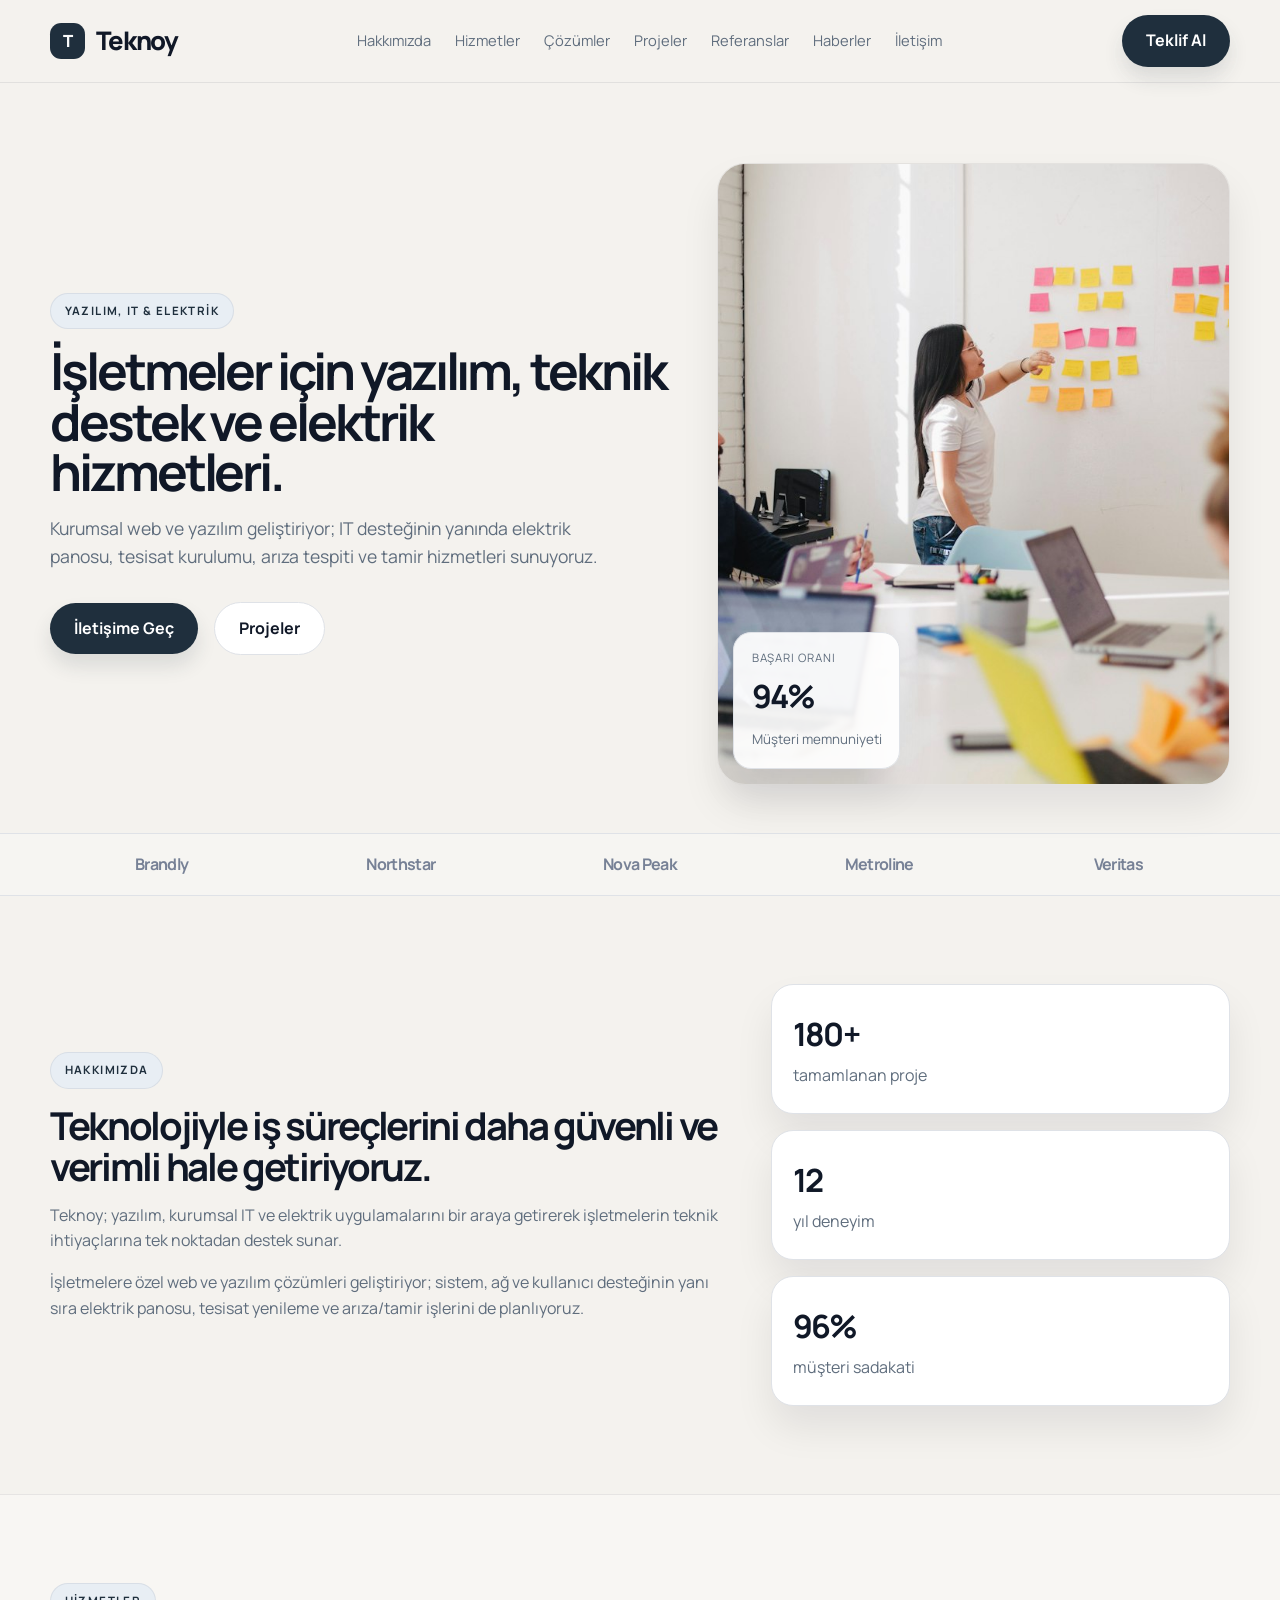
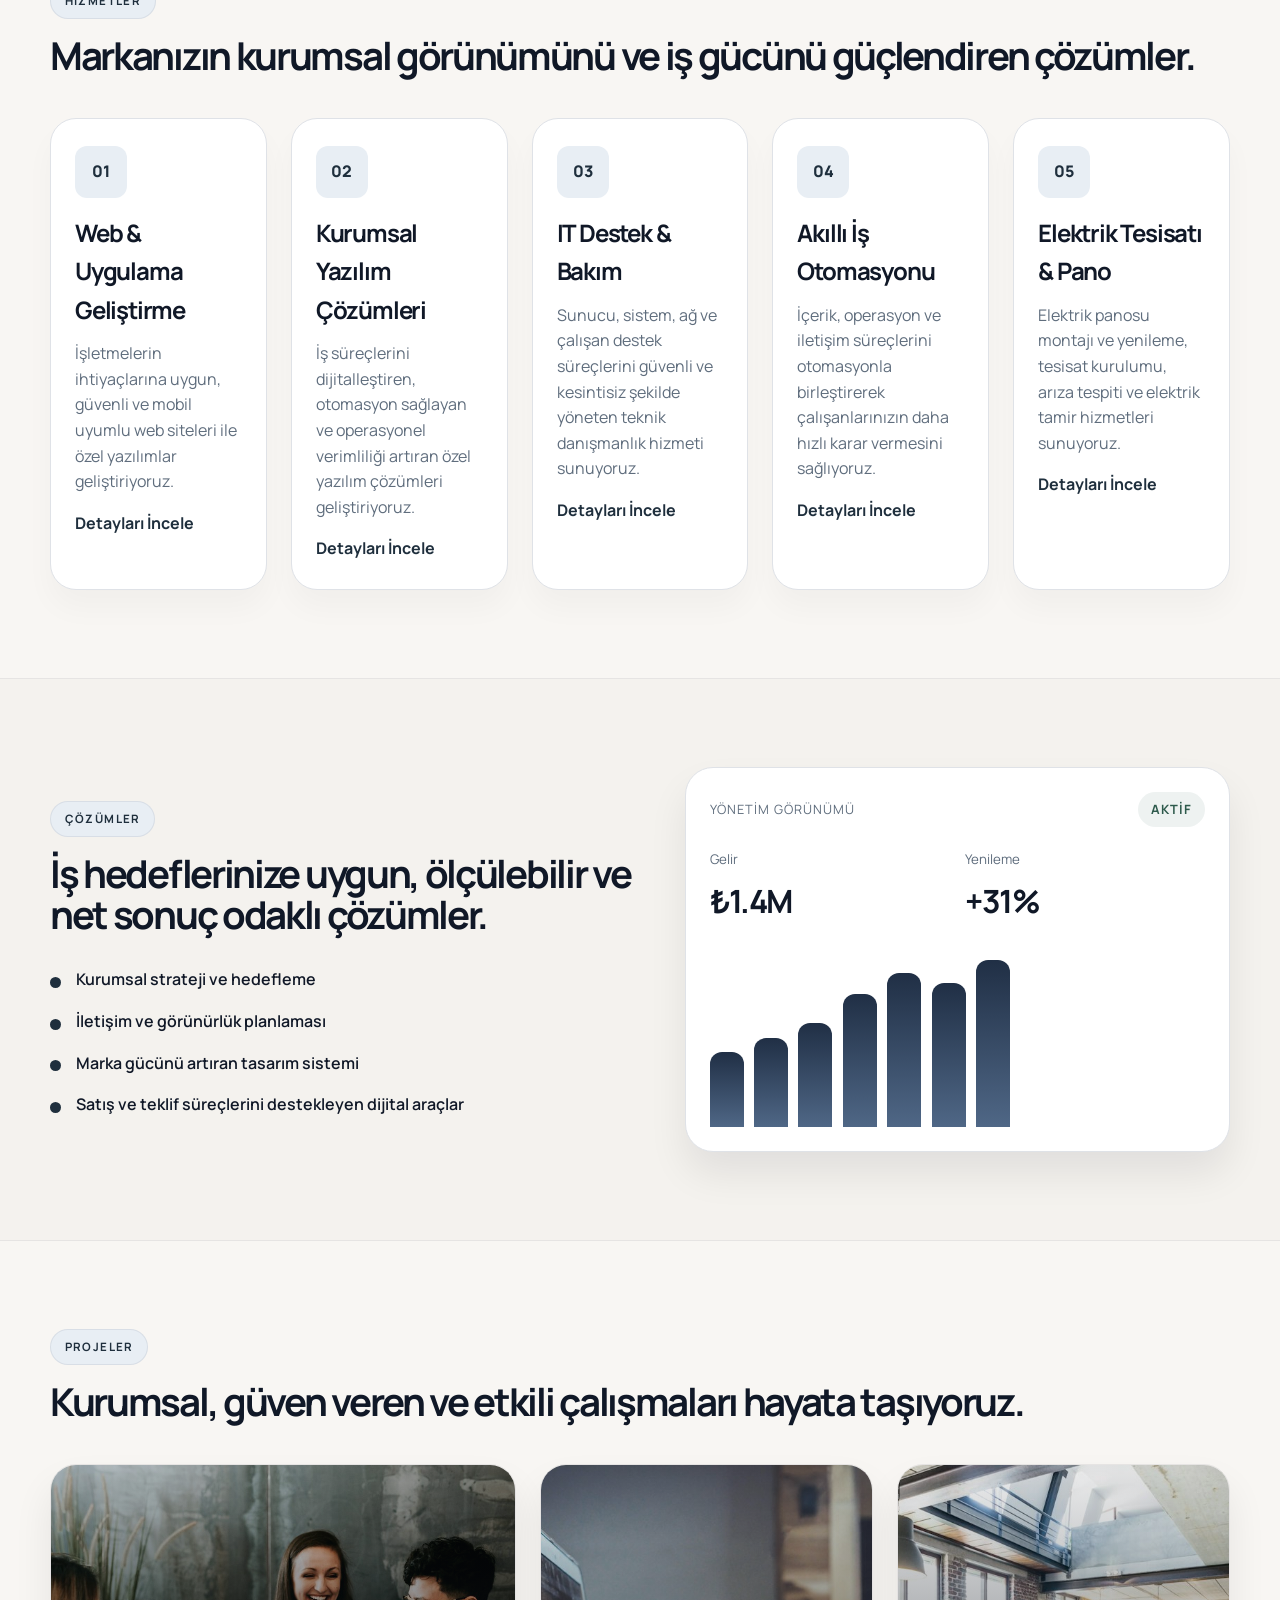
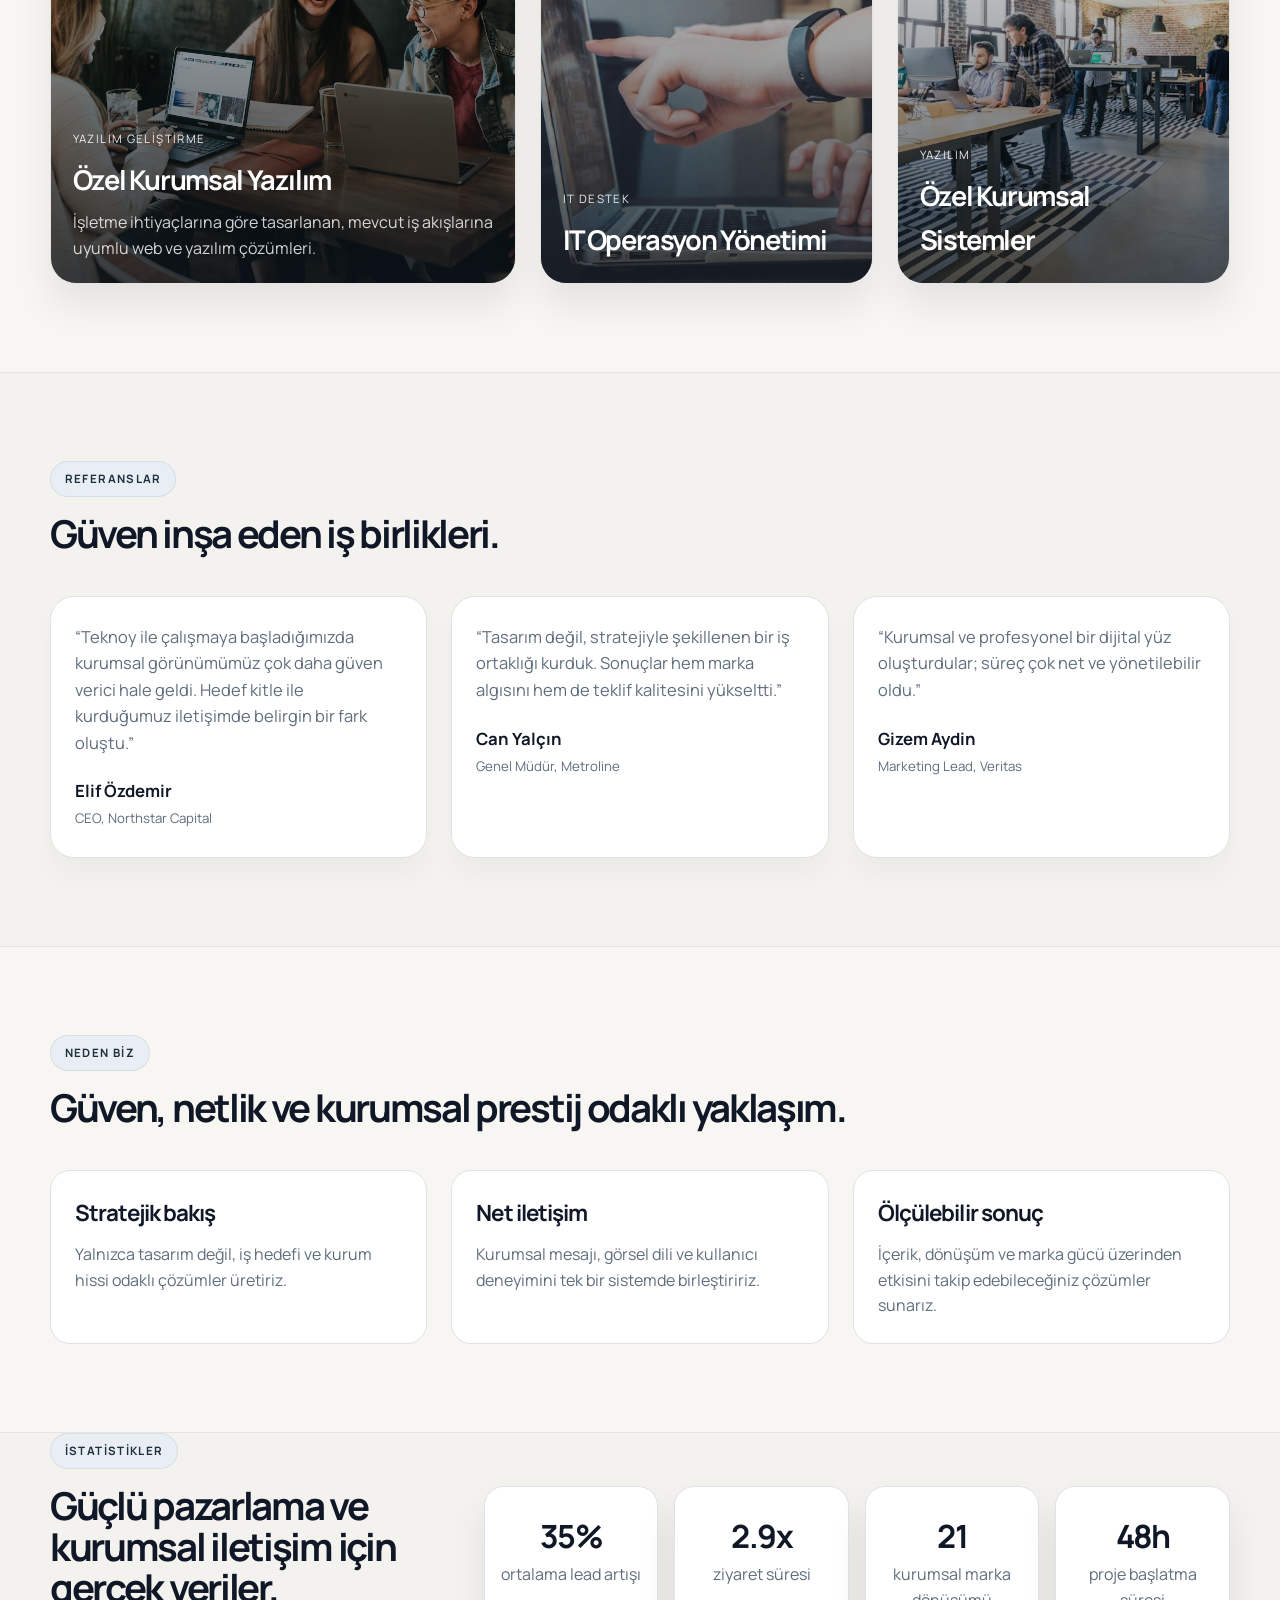
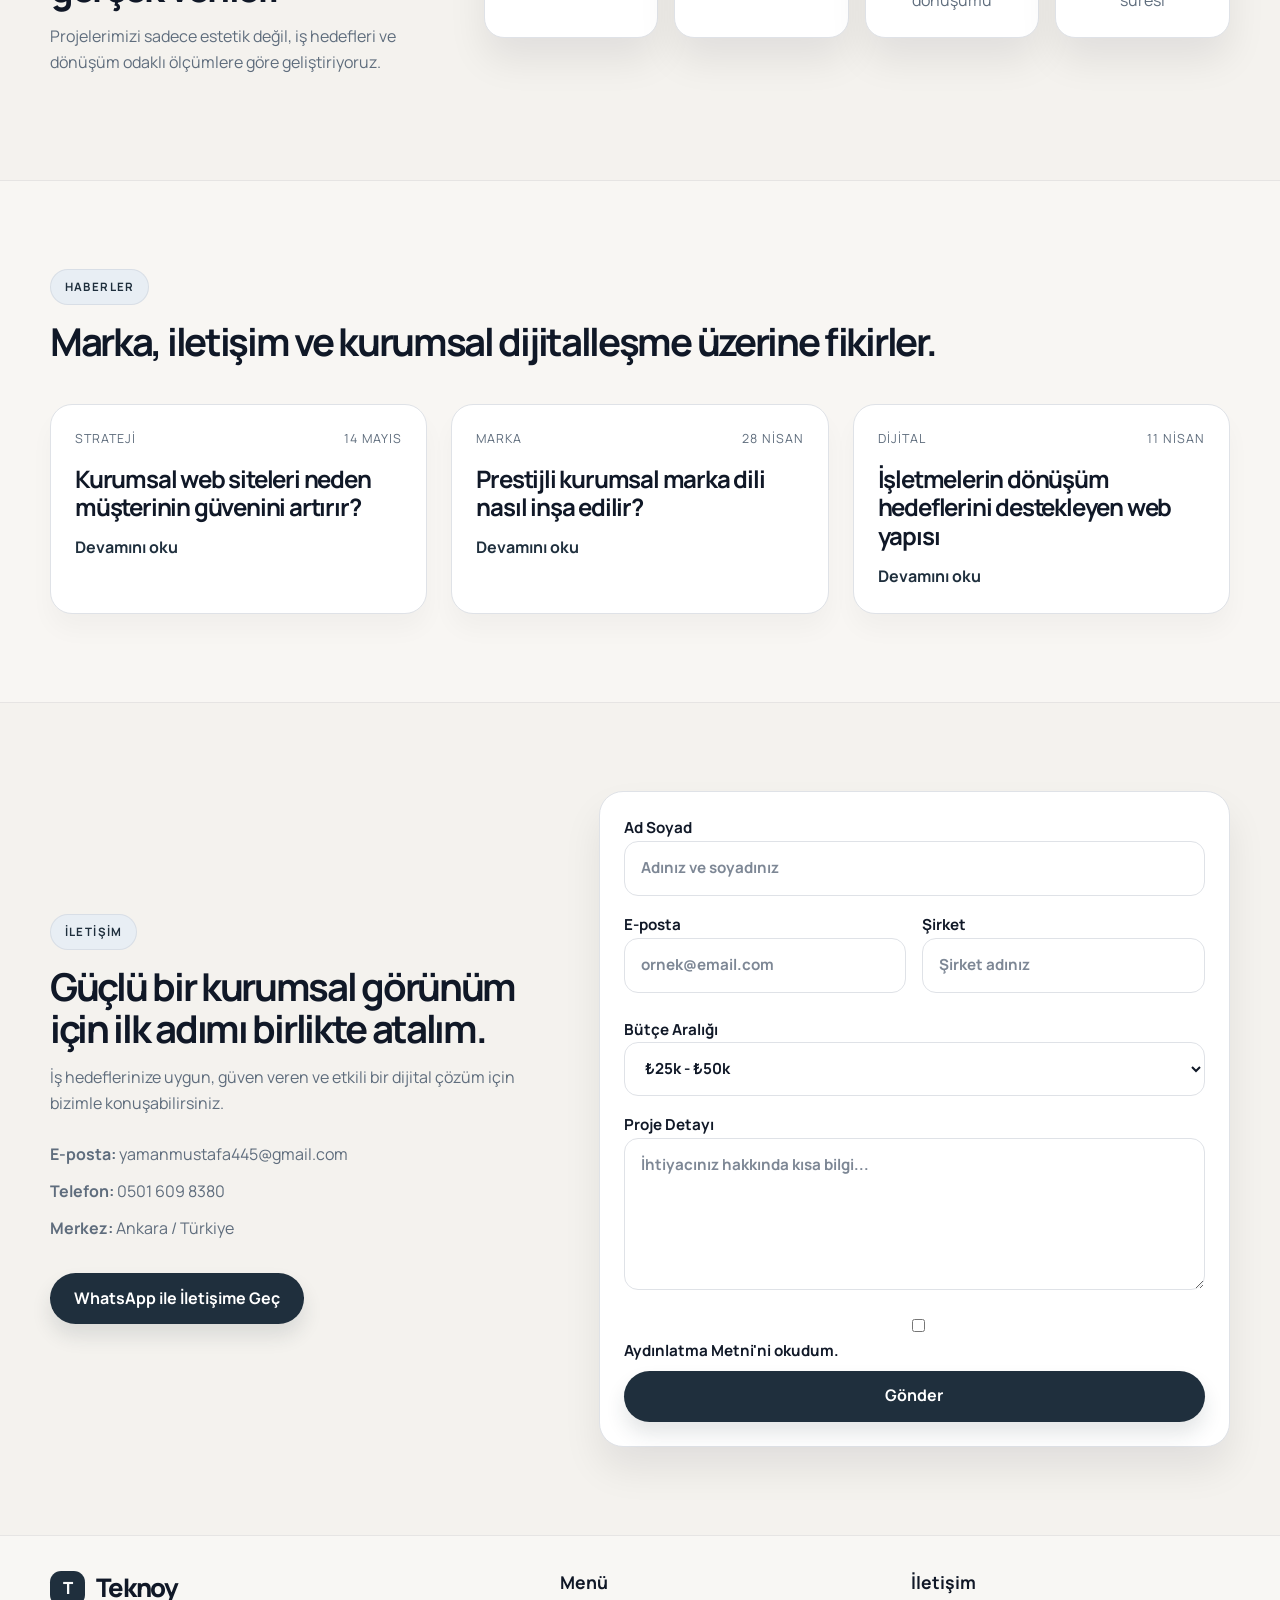
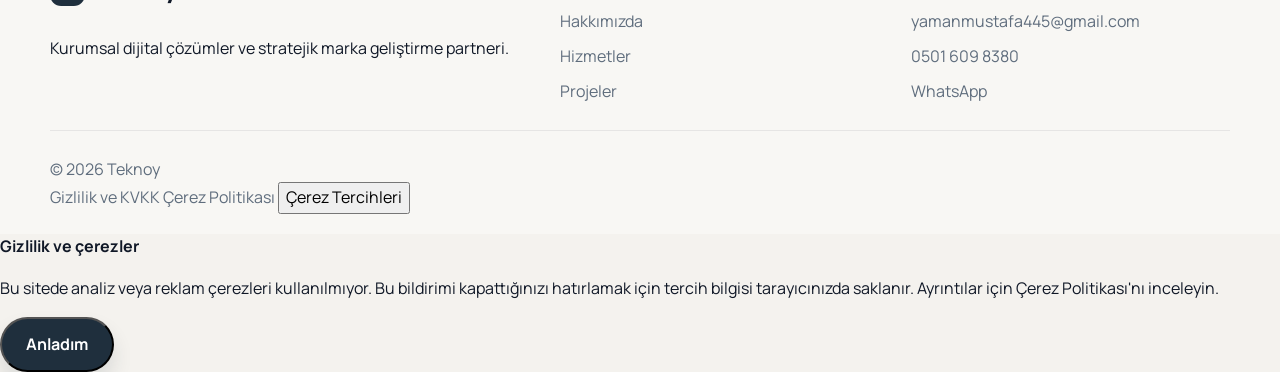
<file: index.html>
<!DOCTYPE html>
<html lang="tr">
  <head>
    <meta charset="UTF-8" />
    <meta name="viewport" content="width=device-width, initial-scale=1.0" />
    <meta
      name="description"
      content="Teknoy; kurumsal yazılım, IT destek, elektrik tesisatı, elektrik panosu ve arıza/tamir hizmetleri sunar."
    />
    <title>Teknoy | Yazılım, IT & Elektrik Hizmetleri</title>
    <link rel="preconnect" href="https://fonts.googleapis.com" />
    <link rel="preconnect" href="https://fonts.gstatic.com" crossorigin />
    <link href="https://fonts.googleapis.com/css2?family=Manrope:wght@400;500;600;700;800&display=swap" rel="stylesheet" />
    <link rel="stylesheet" href="styles.css" />
  </head>
  <body>
    <header class="site-header">
      <div class="container nav-wrap">
        <div class="brand" aria-label="Teknoy">
          <span class="brand-mark">T</span>
          <span>Teknoy</span>
        </div>

        <nav class="main-nav" aria-label="Ana menü">
          <a href="#hakkimizda">Hakkımızda</a>
          <a href="#hizmetler">Hizmetler</a>
          <a href="#cozumler">Çözümler</a>
          <a href="#projeler">Projeler</a>
          <a href="#referanslar">Referanslar</a>
          <a href="#haberler">Haberler</a>
          <a href="#iletisim">İletişim</a>
        </nav>

        <a href="#iletisim" class="button button-primary nav-cta">Teklif Al</a>

        <button class="nav-toggle" aria-label="Menüyü aç/kapat" aria-expanded="false">
          <span></span>
          <span></span>
          <span></span>
        </button>
      </div>
    </header>

    <main id="top">
      <section class="hero">
        <div class="container hero-grid">
          <div class="hero-copy reveal">
            <span class="eyebrow">Yazılım, IT & Elektrik</span>
            <h1>İşletmeler için yazılım, teknik destek ve elektrik hizmetleri.</h1>
            <p>
              Kurumsal web ve yazılım geliştiriyor; IT desteğinin yanında elektrik panosu,
              tesisat kurulumu, arıza tespiti ve tamir hizmetleri sunuyoruz.
            </p>
            <div class="hero-actions">
              <a href="#iletisim" class="button button-primary">İletişime Geç</a>
              <a href="#projeler" class="button button-secondary">Projeler</a>
            </div>
          </div>

          <div class="hero-media reveal">
            <div class="hero-photo-wrap">
              <img
                src="assets/images/hero-corporate.jpg"
                alt="Kurumsal iş toplantısı"
              />
            </div>
            <div class="floating-card">
              <span class="mini-label">Başarı oranı</span>
              <strong>94%</strong>
              <small>Müşteri memnuniyeti</small>
            </div>
          </div>
        </div>
      </section>

      <section class="logo-strip">
        <div class="container logo-row" aria-label="Referanslar">
          <span>Brandly</span>
          <span>Northstar</span>
          <span>Nova Peak</span>
          <span>Metroline</span>
          <span>Veritas</span>
        </div>
      </section>

      <section id="hakkimizda" class="section about-section">
        <div class="container about-grid">
          <div class="about-copy reveal">
            <span class="eyebrow">Hakkımızda</span>
            <h2>Teknolojiyle iş süreçlerini daha güvenli ve verimli hale getiriyoruz.</h2>
            <p>
              Teknoy; yazılım, kurumsal IT ve elektrik uygulamalarını bir araya getirerek
              işletmelerin teknik ihtiyaçlarına tek noktadan destek sunar.
            </p>
            <p>
              İşletmelere özel web ve yazılım çözümleri geliştiriyor; sistem, ağ ve kullanıcı desteğinin
              yanı sıra elektrik panosu, tesisat yenileme ve arıza/tamir işlerini de planlıyoruz.
            </p>
          </div>

          <div class="about-stats reveal">
            <div class="stat-box">
              <strong>180+</strong>
              <span>tamamlanan proje</span>
            </div>
            <div class="stat-box">
              <strong>12</strong>
              <span>yıl deneyim</span>
            </div>
            <div class="stat-box">
              <strong>96%</strong>
              <span>müşteri sadakati</span>
            </div>
          </div>
        </div>
      </section>

      <section id="hizmetler" class="section section-alt">
        <div class="container">
          <div class="section-header reveal">
            <span class="eyebrow">Hizmetler</span>
            <h2>Markanızın kurumsal görünümünü ve iş gücünü güçlendiren çözümler.</h2>
          </div>

          <div class="services-grid">
            <a class="service-item service-item-link reveal" href="service-detail.html?service=web">
              <div class="service-index">01</div>
              <h3>Web & Uygulama Geliştirme</h3>
              <p>İşletmelerin ihtiyaçlarına uygun, güvenli ve mobil uyumlu web siteleri ile özel yazılımlar geliştiriyoruz.</p>
              <span class="service-link-text">Detayları İncele</span>
            </a>

            <a class="service-item service-item-link reveal" href="service-detail.html?service=brand">
              <div class="service-index">02</div>
              <h3>Kurumsal Yazılım Çözümleri</h3>
              <p>İş süreçlerini dijitalleştiren, otomasyon sağlayan ve operasyonel verimliliği artıran özel yazılım çözümleri geliştiriyoruz.</p>
              <span class="service-link-text">Detayları İncele</span>
            </a>

            <a class="service-item service-item-link reveal" href="service-detail.html?service=content">
              <div class="service-index">03</div>
              <h3>IT Destek & Bakım</h3>
              <p>Sunucu, sistem, ağ ve çalışan destek süreçlerini güvenli ve kesintisiz şekilde yöneten teknik danışmanlık hizmeti sunuyoruz.</p>
              <span class="service-link-text">Detayları İncele</span>
            </a>

            <a class="service-item service-item-link reveal" href="service-detail.html?service=growth">
              <div class="service-index">04</div>
              <h3>Akıllı İş Otomasyonu</h3>
              <p>İçerik, operasyon ve iletişim süreçlerini otomasyonla birleştirerek çalışanlarınızın daha hızlı karar vermesini sağlıyoruz.</p>
              <span class="service-link-text">Detayları İncele</span>
            </a>

            <a class="service-item service-item-link reveal" href="electrical-service.html">
              <div class="service-index">05</div>
              <h3>Elektrik Tesisatı & Pano</h3>
              <p>Elektrik panosu montajı ve yenileme, tesisat kurulumu, arıza tespiti ve elektrik tamir hizmetleri sunuyoruz.</p>
              <span class="service-link-text">Detayları İncele</span>
            </a>
          </div>
        </div>
      </section>

      <section id="cozumler" class="section">
        <div class="container solution-layout">
          <div class="solution-copy reveal">
            <span class="eyebrow">Çözümler</span>
            <h2>İş hedeflerinize uygun, ölçülebilir ve net sonuç odaklı çözümler.</h2>
            <ul class="check-list">
              <li>Kurumsal strateji ve hedefleme</li>
              <li>İletişim ve görünürlük planlaması</li>
              <li>Marka gücünü artıran tasarım sistemi</li>
              <li>Satış ve teklif süreçlerini destekleyen dijital araçlar</li>
            </ul>
          </div>

          <div class="solution-panel reveal">
            <div class="panel-topline">
              <span>Yönetim görünümü</span>
              <span class="status-pill">Aktif</span>
            </div>
            <div class="kpi-row">
              <div>
                <small>Gelir</small>
                <strong>₺1.4M</strong>
              </div>
              <div>
                <small>Yenileme</small>
                <strong>+31%</strong>
              </div>
            </div>
            <div class="bars" aria-hidden="true">
              <span style="--h: 44%"></span>
              <span style="--h: 52%"></span>
              <span style="--h: 61%"></span>
              <span style="--h: 78%"></span>
              <span style="--h: 90%"></span>
              <span style="--h: 84%"></span>
              <span style="--h: 98%"></span>
            </div>
          </div>
        </div>
      </section>

      <section id="projeler" class="section section-alt">
        <div class="container">
          <div class="section-header reveal">
            <span class="eyebrow">Projeler</span>
            <h2>Kurumsal, güven veren ve etkili çalışmaları hayata taşıyoruz.</h2>
          </div>

          <div class="projects-grid">
            <article class="project-item project-large reveal">
              <img
                src="assets/images/project-finance.jpg"
                alt="Kurumsal yazılım ve teknoloji projesi"
              />
              <div class="project-info">
                <span>Yazılım Geliştirme</span>
                <h3>Özel Kurumsal Yazılım</h3>
                <p>İşletme ihtiyaçlarına göre tasarlanan, mevcut iş akışlarına uyumlu web ve yazılım çözümleri.</p>
              </div>
            </article>

            <article class="project-item project-small reveal">
              <img
                src="assets/images/project-manufacturing.jpg"
                alt="IT destek ve operasyon"
              />
              <div class="project-info">
                <span>IT Destek</span>
                <h3>IT Operasyon Yönetimi</h3>
              </div>
            </article>

            <article class="project-item project-small reveal">
              <img
                src="assets/images/project-healthcare.jpg"
                alt="Yazılım geliştirme ve sistem entegrasyonu"
              />
              <div class="project-info">
                <span>Yazılım</span>
                <h3>Özel Kurumsal Sistemler</h3>
              </div>
            </article>
          </div>
        </div>
      </section>

      <section id="referanslar" class="section">
        <div class="container">
          <div class="section-header reveal">
            <span class="eyebrow">Referanslar</span>
            <h2>Güven inşa eden iş birlikleri.</h2>
          </div>

          <div class="testimonials-grid">
            <blockquote class="testimonial reveal">
              <p>
                “Teknoy ile çalışmaya başladığımızda kurumsal görünümümüz çok daha güven verici
                hale geldi. Hedef kitle ile kurduğumuz iletişimde belirgin bir fark oluştu.”
              </p>
              <footer>
                <strong>Elif Özdemir</strong>
                <span>CEO, Northstar Capital</span>
              </footer>
            </blockquote>

            <blockquote class="testimonial reveal">
              <p>
                “Tasarım değil, stratejiyle şekillenen bir iş ortaklığı kurduk. Sonuçlar hem
                marka algısını hem de teklif kalitesini yükseltti.”
              </p>
              <footer>
                <strong>Can Yalçın</strong>
                <span>Genel Müdür, Metroline</span>
              </footer>
            </blockquote>

            <blockquote class="testimonial reveal">
              <p>
                “Kurumsal ve profesyonel bir dijital yüz oluşturdular; süreç çok net ve yönetilebilir oldu.”
              </p>
              <footer>
                <strong>Gizem Aydin</strong>
                <span>Marketing Lead, Veritas</span>
              </footer>
            </blockquote>
          </div>
        </div>
      </section>

      <section class="section section-alt">
        <div class="container">
          <div class="section-header reveal">
            <span class="eyebrow">Neden Biz</span>
            <h2>Güven, netlik ve kurumsal prestij odaklı yaklaşım.</h2>
          </div>

          <div class="differentiators-grid">
            <div class="differentiator-item reveal">
              <h3>Stratejik bakış</h3>
              <p>Yalnızca tasarım değil, iş hedefi ve kurum hissi odaklı çözümler üretiriz.</p>
            </div>

            <div class="differentiator-item reveal">
              <h3>Net iletişim</h3>
              <p>Kurumsal mesajı, görsel dili ve kullanıcı deneyimini tek bir sistemde birleştiririz.</p>
            </div>

            <div class="differentiator-item reveal">
              <h3>Ölçülebilir sonuç</h3>
              <p>İçerik, dönüşüm ve marka gücü üzerinden etkisini takip edebileceğiniz çözümler sunarız.</p>
            </div>
          </div>
        </div>
      </section>

      <section class="section stats-section">
        <div class="container stats-wrap">
          <div class="stats-copy reveal">
            <span class="eyebrow">İstatistikler</span>
            <h2>Güçlü pazarlama ve kurumsal iletişim için gerçek veriler.</h2>
            <p>
              Projelerimizi sadece estetik değil, iş hedefleri ve dönüşüm odaklı ölçümlere göre geliştiriyoruz.
            </p>
          </div>

          <div class="stats-grid reveal">
            <div class="stats-box">
              <strong>35%</strong>
              <span>ortalama lead artışı</span>
            </div>
            <div class="stats-box">
              <strong>2.9x</strong>
              <span>ziyaret süresi</span>
            </div>
            <div class="stats-box">
              <strong>21</strong>
              <span>kurumsal marka dönüşümü</span>
            </div>
            <div class="stats-box">
              <strong>48h</strong>
              <span>proje başlatma süresi</span>
            </div>
          </div>
        </div>
      </section>

      <section id="haberler" class="section section-alt">
        <div class="container">
          <div class="section-header reveal">
            <span class="eyebrow">Haberler</span>
            <h2>Marka, iletişim ve kurumsal dijitalleşme üzerine fikirler.</h2>
          </div>

          <div class="news-grid">
            <article class="news-item reveal">
              <div class="news-topline">
                <span>Strateji</span>
                <time>14 Mayıs</time>
              </div>
              <h3>Kurumsal web siteleri neden müşterinin güvenini artırır?</h3>
              <a href="#iletisim">Devamını oku</a>
            </article>

            <article class="news-item reveal">
              <div class="news-topline">
                <span>Marka</span>
                <time>28 Nisan</time>
              </div>
              <h3>Prestijli kurumsal marka dili nasıl inşa edilir?</h3>
              <a href="#iletisim">Devamını oku</a>
            </article>

            <article class="news-item reveal">
              <div class="news-topline">
                <span>Dijital</span>
                <time>11 Nisan</time>
              </div>
              <h3>İşletmelerin dönüşüm hedeflerini destekleyen web yapısı</h3>
              <a href="#iletisim">Devamını oku</a>
            </article>
          </div>
        </div>
      </section>

      <section id="iletisim" class="section contact-section">
        <div class="container contact-grid">
          <div class="contact-copy reveal">
            <span class="eyebrow">İletişim</span>
            <h2>Güçlü bir kurumsal görünüm için ilk adımı birlikte atalım.</h2>
            <p>
              İş hedeflerinize uygun, güven veren ve etkili bir dijital çözüm için bizimle
              konuşabilirsiniz.
            </p>
            <ul class="contact-list">
              <li><strong>E-posta:</strong> yamanmustafa445@gmail.com</li>
              <li><strong>Telefon:</strong> 0501 609 8380</li>
              <li><strong>Merkez:</strong> Ankara / Türkiye</li>
            </ul>
            <a href="https://wa.me/905016098380?text=Merhaba%2C%20teklif%20almak%20istiyorum." class="button button-primary" target="_blank" rel="noopener noreferrer">WhatsApp ile İletişime Geç</a>
          </div>

          <div class="contact-form-card reveal">
            <form id="footerForm" action="https://formsubmit.co/yamanmustafa445@gmail.com" method="POST">
              <div class="field-row">
                <label>
                  Ad Soyad
                  <input type="text" name="name" placeholder="Adınız ve soyadınız" required />
                </label>
              </div>

              <div class="field-row two-up">
                <label>
                  E-posta
                  <input type="email" name="email" placeholder="ornek@email.com" required />
                </label>
                <label>
                  Şirket
                  <input type="text" name="company" placeholder="Şirket adınız" />
                </label>
              </div>

              <div class="field-row">
                <label>
                  Bütçe Aralığı
                  <select name="budget">
                    <option value="₺25k - ₺50k">₺25k - ₺50k</option>
                    <option value="₺50k - ₺100k">₺50k - ₺100k</option>
                    <option value="₺100k - ₺250k">₺100k - ₺250k</option>
                    <option value="₺250k+">₺250k+</option>
                  </select>
                </label>
              </div>

              <div class="field-row">
                <label>
                  Proje Detayı
                  <textarea name="message" rows="5" placeholder="İhtiyacınız hakkında kısa bilgi..." required></textarea>
                </label>
              </div>

              <label class="privacy-acknowledgement">
                <input type="checkbox" name="privacy_notice_ack" value="okudum" required />
                <span><a href="privacy-policy.html" target="_blank" rel="noopener noreferrer">Aydınlatma Metni</a>'ni okudum.</span>
              </label>
              <input type="hidden" name="_subject" value="Yeni iletişim formu" />
              <input type="hidden" name="_captcha" value="false" />
              <button type="submit" class="button button-primary submit-button">Gönder</button>
            </form>
          </div>
        </div>
      </section>
    </main>

    <footer class="site-footer">
      <div class="container footer-grid">
        <div>
          <div class="brand footer-brand" aria-label="Teknoy">
            <span class="brand-mark">T</span>
            <span>Teknoy</span>
          </div>
          <p>Kurumsal dijital çözümler ve stratejik marka geliştirme partneri.</p>
        </div>

        <div>
          <h3>Menü</h3>
          <ul>
            <li><a href="#hakkimizda">Hakkımızda</a></li>
            <li><a href="#hizmetler">Hizmetler</a></li>
            <li><a href="#projeler">Projeler</a></li>
          </ul>
        </div>

        <div>
          <h3>İletişim</h3>
          <ul>
            <li><a href="mailto:yamanmustafa445@gmail.com">yamanmustafa445@gmail.com</a></li>
            <li><a href="tel:+905016098380">0501 609 8380</a></li>
            <li><a href="https://wa.me/905016098380?text=Merhaba%2C%20teklif%20almak%20istiyorum." target="_blank" rel="noopener noreferrer">WhatsApp</a></li>
          </ul>
        </div>
      </div>

      <div class="container footer-bottom">
        <span>© <span id="year"></span> Teknoy</span>
        <nav class="legal-links" aria-label="Yasal bilgilendirme">
          <a href="privacy-policy.html">Gizlilik ve KVKK</a>
          <a href="cookie-policy.html">Çerez Politikası</a>
          <button type="button" class="cookie-settings-button">Çerez Tercihleri</button>
        </nav>
      </div>
    </footer>

    <script src="script.js"></script>
  </body>
</html>
</file>
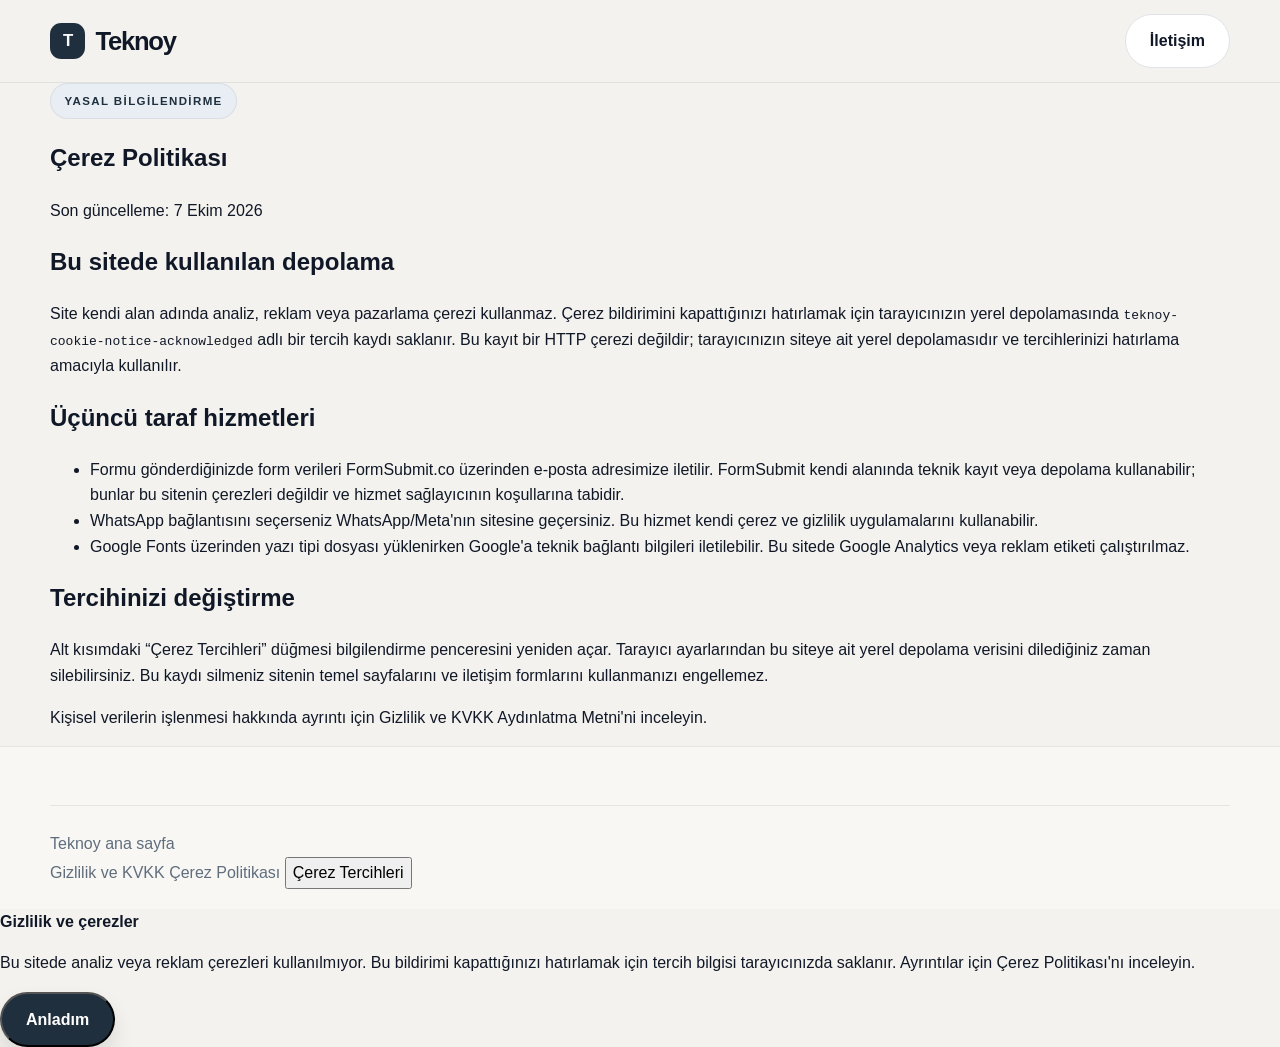
<file: cookie-policy.html>
<!DOCTYPE html>
<html lang="tr">
  <head>
    <meta charset="UTF-8" />
    <meta name="viewport" content="width=device-width, initial-scale=1.0" />
    <meta name="description" content="Teknoy web sitesinde çerez ve tarayıcı depolaması kullanımı." />
    <title>Çerez Politikası | Teknoy</title>
    <link rel="stylesheet" href="styles.css" />
  </head>
  <body class="policy-page">
    <header class="site-header">
      <div class="container nav-wrap">
        <a class="brand" href="index.html" aria-label="Teknoy ana sayfa">
          <span class="brand-mark">T</span>
          <span>Teknoy</span>
        </a>
        <a class="button button-secondary nav-cta" href="index.html#iletisim">İletişim</a>
      </div>
    </header>

    <main class="policy-wrap">
      <div class="container">
        <article class="policy-card">
          <span class="eyebrow">Yasal bilgilendirme</span>
          <h1>Çerez Politikası</h1>
          <p class="policy-updated">Son güncelleme: 7 Ekim 2026</p>

          <h2>Bu sitede kullanılan depolama</h2>
          <p>
            Site kendi alan adında analiz, reklam veya pazarlama çerezi kullanmaz. Çerez
            bildirimini kapattığınızı hatırlamak için tarayıcınızın yerel depolamasında
            <code>teknoy-cookie-notice-acknowledged</code> adlı bir tercih kaydı saklanır.
            Bu kayıt bir HTTP çerezi değildir; tarayıcınızın siteye ait yerel depolamasıdır
            ve tercihlerinizi hatırlama amacıyla kullanılır.
          </p>

          <h2>Üçüncü taraf hizmetleri</h2>
          <ul>
            <li>Formu gönderdiğinizde form verileri FormSubmit.co üzerinden e-posta adresimize iletilir. FormSubmit kendi alanında teknik kayıt veya depolama kullanabilir; bunlar bu sitenin çerezleri değildir ve hizmet sağlayıcının koşullarına tabidir.</li>
            <li>WhatsApp bağlantısını seçerseniz WhatsApp/Meta'nın sitesine geçersiniz. Bu hizmet kendi çerez ve gizlilik uygulamalarını kullanabilir.</li>
            <li>Google Fonts üzerinden yazı tipi dosyası yüklenirken Google'a teknik bağlantı bilgileri iletilebilir. Bu sitede Google Analytics veya reklam etiketi çalıştırılmaz.</li>
          </ul>

          <h2>Tercihinizi değiştirme</h2>
          <p>
            Alt kısımdaki “Çerez Tercihleri” düğmesi bilgilendirme penceresini yeniden açar.
            Tarayıcı ayarlarından bu siteye ait yerel depolama verisini dilediğiniz zaman
            silebilirsiniz. Bu kaydı silmeniz sitenin temel sayfalarını ve iletişim formlarını
            kullanmanızı engellemez.
          </p>

          <p>
            Kişisel verilerin işlenmesi hakkında ayrıntı için
            <a href="privacy-policy.html">Gizlilik ve KVKK Aydınlatma Metni</a>'ni inceleyin.
          </p>
        </article>
      </div>
    </main>

    <footer class="site-footer">
      <div class="container footer-bottom">
        <a href="index.html">Teknoy ana sayfa</a>
        <nav class="legal-links" aria-label="Yasal bilgilendirme">
          <a href="privacy-policy.html">Gizlilik ve KVKK</a>
          <a href="cookie-policy.html">Çerez Politikası</a>
          <button type="button" class="cookie-settings-button">Çerez Tercihleri</button>
        </nav>
      </div>
    </footer>
    <script src="script.js"></script>
  </body>
</html>
</file>
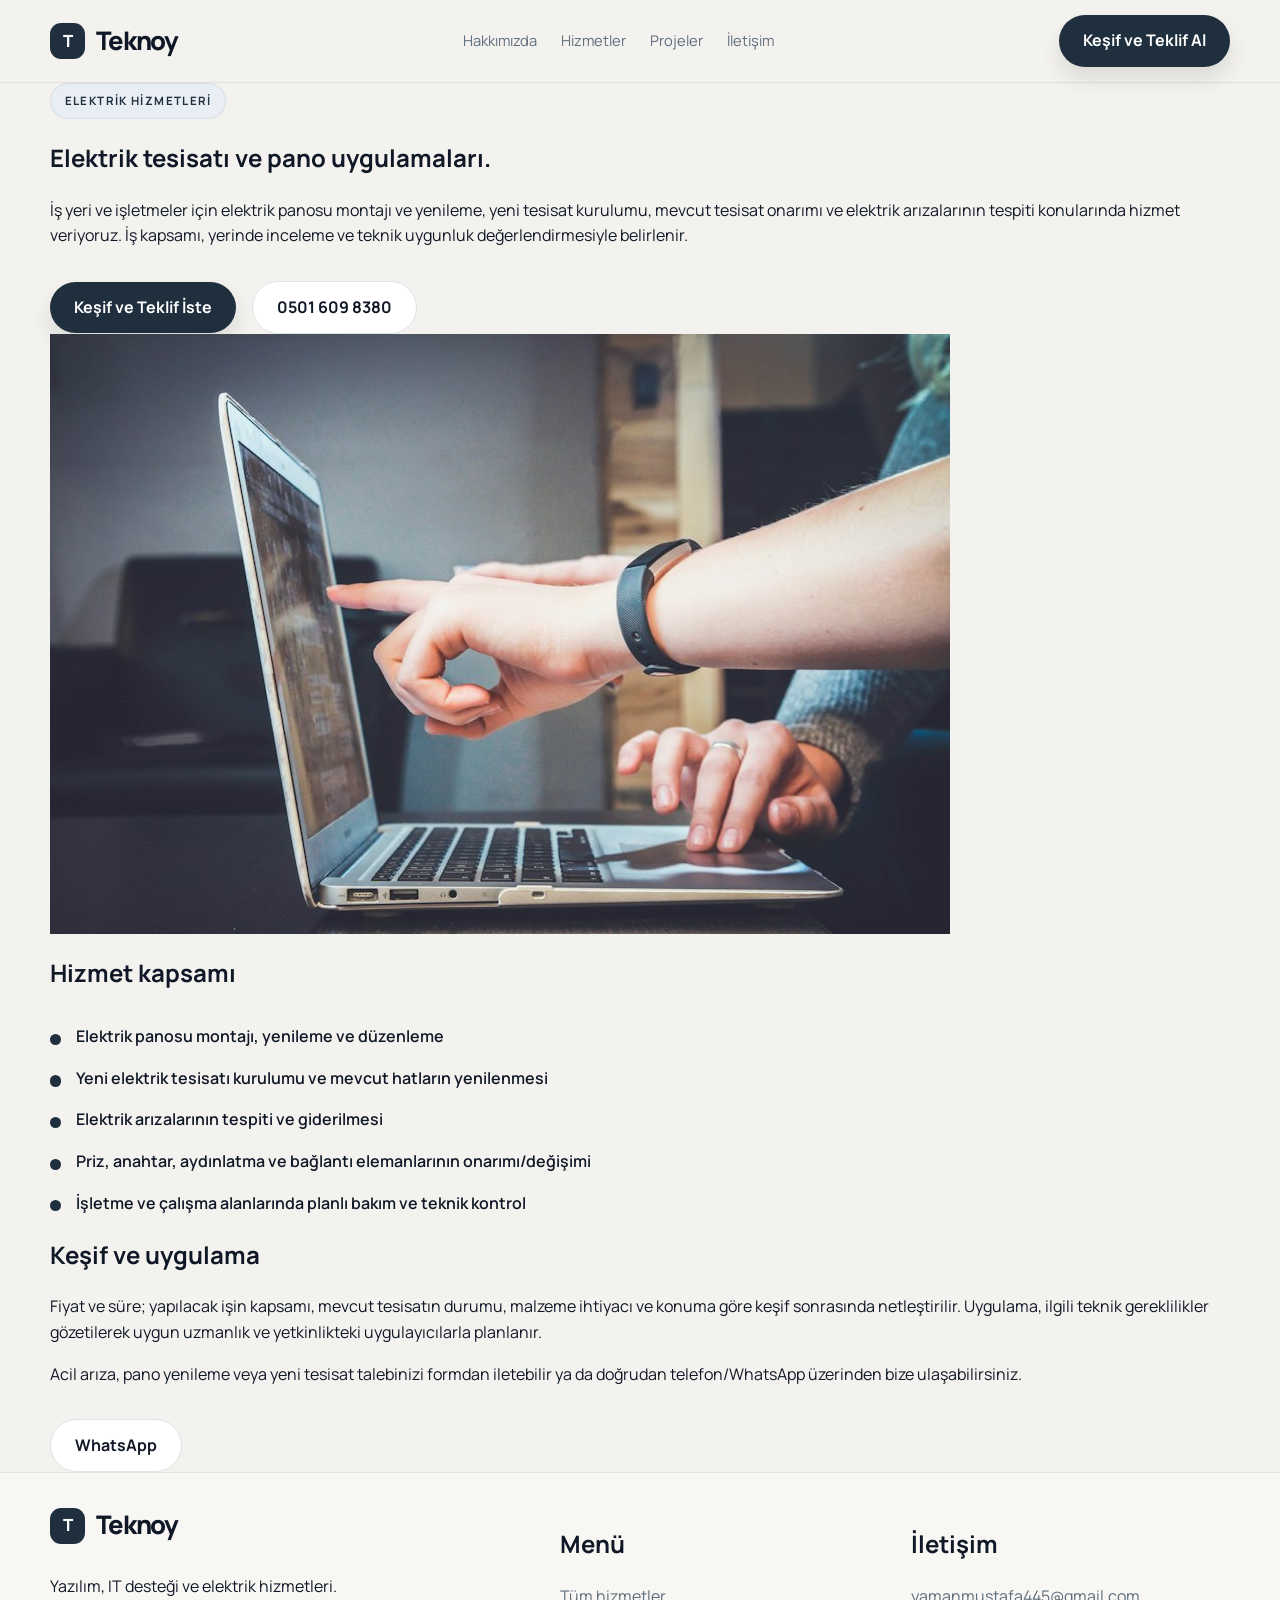
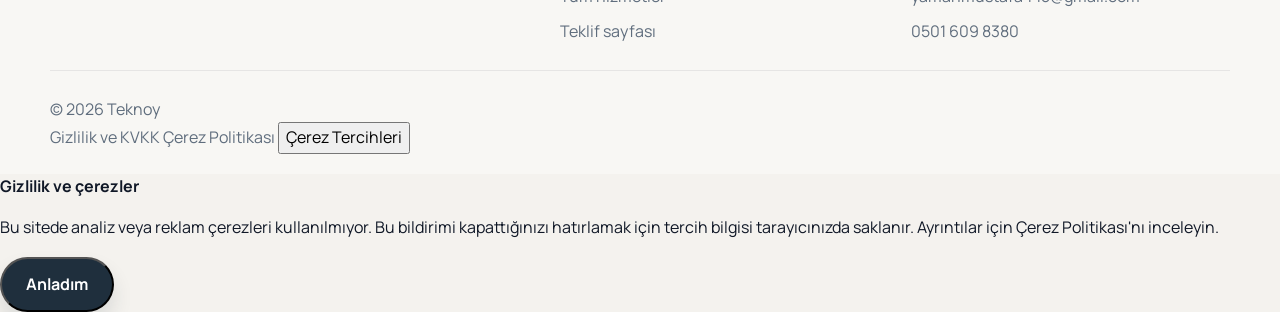
<file: electrical-service.html>
<!DOCTYPE html>
<html lang="tr">
  <head>
    <meta charset="UTF-8" />
    <meta name="viewport" content="width=device-width, initial-scale=1.0" />
    <meta
      name="description"
      content="Teknoy elektrik hizmetleri: elektrik panosu, tesisat kurulumu ve yenileme, arıza tespiti ve tamir."
    />
    <title>Elektrik Tesisatı ve Pano Hizmetleri | Teknoy</title>
    <link rel="preconnect" href="https://fonts.googleapis.com" />
    <link rel="preconnect" href="https://fonts.gstatic.com" crossorigin />
    <link href="https://fonts.googleapis.com/css2?family=Manrope:wght@400;500;600;700;800&display=swap" rel="stylesheet" />
    <link rel="stylesheet" href="styles.css" />
  </head>
  <body>
    <header class="site-header">
      <div class="container nav-wrap">
        <a class="brand" href="index.html" aria-label="Teknoy ana sayfa">
          <span class="brand-mark">T</span>
          <span>Teknoy</span>
        </a>
        <nav class="main-nav" aria-label="Ana menü">
          <a href="index.html#hakkimizda">Hakkımızda</a>
          <a href="index.html#hizmetler">Hizmetler</a>
          <a href="index.html#projeler">Projeler</a>
          <a href="index.html#iletisim">İletişim</a>
        </nav>
        <a href="index.html#iletisim" class="button button-primary nav-cta">Keşif ve Teklif Al</a>
        <button class="nav-toggle" aria-label="Menüyü aç/kapat" aria-expanded="false">
          <span></span>
          <span></span>
          <span></span>
        </button>
      </div>
    </header>

    <main class="detail-shell">
      <div class="container">
        <article class="detail-card reveal">
          <div class="detail-hero-layout">
            <div class="detail-content">
              <span class="eyebrow">Elektrik Hizmetleri</span>
              <h1>Elektrik tesisatı ve pano uygulamaları.</h1>
              <p>
                İş yeri ve işletmeler için elektrik panosu montajı ve yenileme, yeni tesisat
                kurulumu, mevcut tesisat onarımı ve elektrik arızalarının tespiti konularında
                hizmet veriyoruz. İş kapsamı, yerinde inceleme ve teknik uygunluk değerlendirmesiyle belirlenir.
              </p>
              <div class="hero-actions">
                <a href="index.html#iletisim" class="button button-primary">Keşif ve Teklif İste</a>
                <a href="tel:+905016098380" class="button button-secondary">0501 609 8380</a>
              </div>
            </div>
            <div class="detail-image">
              <img src="assets/images/project-manufacturing.jpg" alt="İşletme elektrik tesisatı uygulaması" />
            </div>
          </div>

          <div class="detail-grid">
            <section class="detail-panel">
              <h2>Hizmet kapsamı</h2>
              <ul class="check-list">
                <li>Elektrik panosu montajı, yenileme ve düzenleme</li>
                <li>Yeni elektrik tesisatı kurulumu ve mevcut hatların yenilenmesi</li>
                <li>Elektrik arızalarının tespiti ve giderilmesi</li>
                <li>Priz, anahtar, aydınlatma ve bağlantı elemanlarının onarımı/değişimi</li>
                <li>İşletme ve çalışma alanlarında planlı bakım ve teknik kontrol</li>
              </ul>
            </section>

            <section class="detail-panel">
              <h2>Keşif ve uygulama</h2>
              <p>
                Fiyat ve süre; yapılacak işin kapsamı, mevcut tesisatın durumu, malzeme ihtiyacı
                ve konuma göre keşif sonrasında netleştirilir. Uygulama, ilgili teknik gereklilikler
                gözetilerek uygun uzmanlık ve yetkinlikteki uygulayıcılarla planlanır.
              </p>
              <p>
                Acil arıza, pano yenileme veya yeni tesisat talebinizi formdan iletebilir ya da
                doğrudan telefon/WhatsApp üzerinden bize ulaşabilirsiniz.
              </p>
              <div class="hero-actions">
                <a href="https://wa.me/905016098380?text=Merhaba%2C%20elektrik%20hizmeti%20i%C3%A7in%20ke%C5%9Fif%20ve%20teklif%20almak%20istiyorum." class="button button-secondary" target="_blank" rel="noopener noreferrer">WhatsApp</a>
              </div>
            </section>
          </div>
        </article>
      </div>
    </main>

    <footer class="site-footer">
      <div class="container footer-grid">
        <div>
          <div class="brand footer-brand" aria-label="Teknoy">
            <span class="brand-mark">T</span>
            <span>Teknoy</span>
          </div>
          <p>Yazılım, IT desteği ve elektrik hizmetleri.</p>
        </div>
        <div>
          <h2>Menü</h2>
          <ul>
            <li><a href="index.html#hizmetler">Tüm hizmetler</a></li>
            <li><a href="sales.html">Teklif sayfası</a></li>
          </ul>
        </div>
        <div>
          <h2>İletişim</h2>
          <ul>
            <li><a href="mailto:yamanmustafa445@gmail.com">yamanmustafa445@gmail.com</a></li>
            <li><a href="tel:+905016098380">0501 609 8380</a></li>
          </ul>
        </div>
      </div>
      <div class="container footer-bottom">
        <span>© <span id="year"></span> Teknoy</span>
        <nav class="legal-links" aria-label="Yasal bilgilendirme">
          <a href="privacy-policy.html">Gizlilik ve KVKK</a>
          <a href="cookie-policy.html">Çerez Politikası</a>
          <button type="button" class="cookie-settings-button">Çerez Tercihleri</button>
        </nav>
      </div>
    </footer>
    <script src="script.js"></script>
  </body>
</html>
</file>
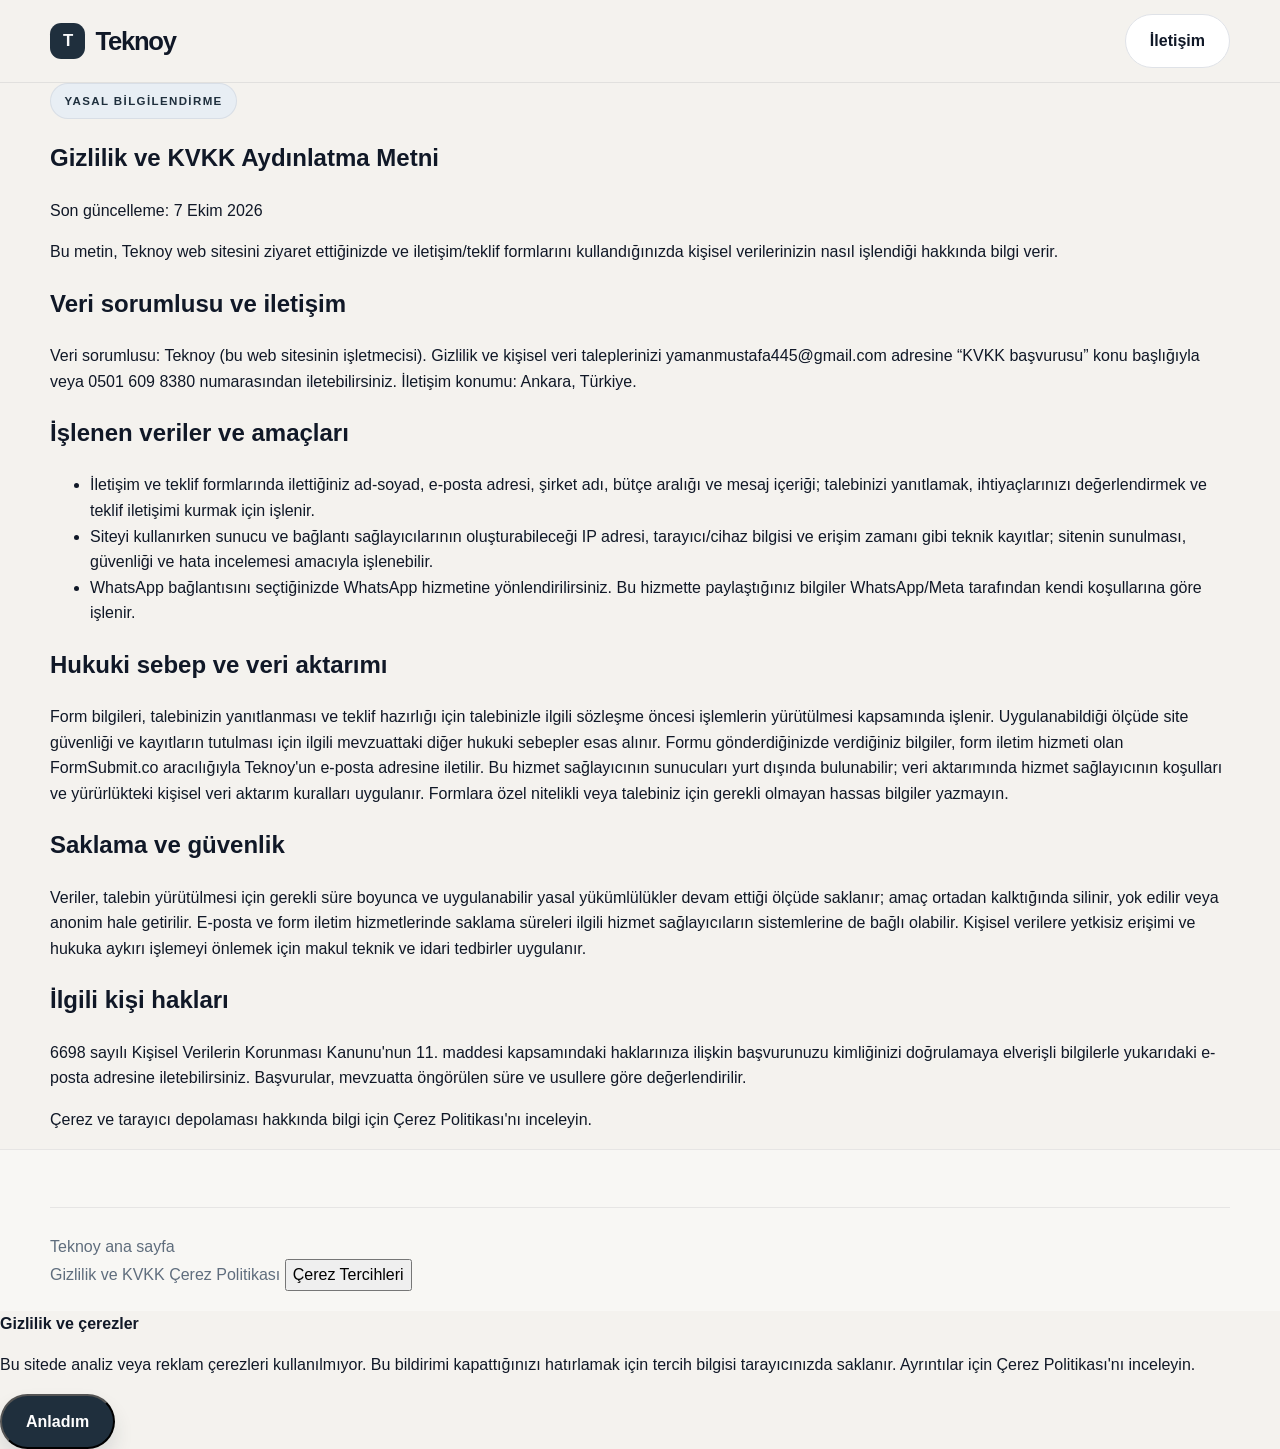
<file: privacy-policy.html>
<!DOCTYPE html>
<html lang="tr">
  <head>
    <meta charset="UTF-8" />
    <meta name="viewport" content="width=device-width, initial-scale=1.0" />
    <meta name="description" content="Teknoy gizlilik ve kişisel verilerin korunması aydınlatma metni." />
    <title>Gizlilik ve KVKK | Teknoy</title>
    <link rel="stylesheet" href="styles.css" />
  </head>
  <body class="policy-page">
    <header class="site-header">
      <div class="container nav-wrap">
        <a class="brand" href="index.html" aria-label="Teknoy ana sayfa">
          <span class="brand-mark">T</span>
          <span>Teknoy</span>
        </a>
        <a class="button button-secondary nav-cta" href="index.html#iletisim">İletişim</a>
      </div>
    </header>

    <main class="policy-wrap">
      <div class="container">
        <article class="policy-card">
          <span class="eyebrow">Yasal bilgilendirme</span>
          <h1>Gizlilik ve KVKK Aydınlatma Metni</h1>
          <p class="policy-updated">Son güncelleme: 7 Ekim 2026</p>

          <p>
            Bu metin, Teknoy web sitesini ziyaret ettiğinizde ve iletişim/teklif formlarını
            kullandığınızda kişisel verilerinizin nasıl işlendiği hakkında bilgi verir.
          </p>

          <h2>Veri sorumlusu ve iletişim</h2>
          <p>
            Veri sorumlusu: Teknoy (bu web sitesinin işletmecisi). Gizlilik ve kişisel veri
            taleplerinizi <a href="mailto:yamanmustafa445@gmail.com">yamanmustafa445@gmail.com</a>
            adresine “KVKK başvurusu” konu başlığıyla veya
            <a href="tel:+905016098380">0501 609 8380</a> numarasından iletebilirsiniz.
            İletişim konumu: Ankara, Türkiye.
          </p>

          <h2>İşlenen veriler ve amaçları</h2>
          <ul>
            <li>İletişim ve teklif formlarında ilettiğiniz ad-soyad, e-posta adresi, şirket adı, bütçe aralığı ve mesaj içeriği; talebinizi yanıtlamak, ihtiyaçlarınızı değerlendirmek ve teklif iletişimi kurmak için işlenir.</li>
            <li>Siteyi kullanırken sunucu ve bağlantı sağlayıcılarının oluşturabileceği IP adresi, tarayıcı/cihaz bilgisi ve erişim zamanı gibi teknik kayıtlar; sitenin sunulması, güvenliği ve hata incelemesi amacıyla işlenebilir.</li>
            <li>WhatsApp bağlantısını seçtiğinizde WhatsApp hizmetine yönlendirilirsiniz. Bu hizmette paylaştığınız bilgiler WhatsApp/Meta tarafından kendi koşullarına göre işlenir.</li>
          </ul>

          <h2>Hukuki sebep ve veri aktarımı</h2>
          <p>
            Form bilgileri, talebinizin yanıtlanması ve teklif hazırlığı için talebinizle ilgili
            sözleşme öncesi işlemlerin yürütülmesi kapsamında işlenir. Uygulanabildiği ölçüde
            site güvenliği ve kayıtların tutulması için ilgili mevzuattaki diğer hukuki sebepler
            esas alınır. Formu gönderdiğinizde verdiğiniz bilgiler, form iletim hizmeti olan
            FormSubmit.co aracılığıyla Teknoy'un e-posta adresine iletilir. Bu hizmet sağlayıcının
            sunucuları yurt dışında bulunabilir; veri aktarımında hizmet sağlayıcının koşulları ve
            yürürlükteki kişisel veri aktarım kuralları uygulanır. Formlara özel nitelikli veya
            talebiniz için gerekli olmayan hassas bilgiler yazmayın.
          </p>

          <h2>Saklama ve güvenlik</h2>
          <p>
            Veriler, talebin yürütülmesi için gerekli süre boyunca ve uygulanabilir yasal
            yükümlülükler devam ettiği ölçüde saklanır; amaç ortadan kalktığında silinir,
            yok edilir veya anonim hale getirilir. E-posta ve form iletim hizmetlerinde
            saklama süreleri ilgili hizmet sağlayıcıların sistemlerine de bağlı olabilir.
            Kişisel verilere yetkisiz erişimi ve hukuka aykırı işlemeyi önlemek için makul
            teknik ve idari tedbirler uygulanır.
          </p>

          <h2>İlgili kişi hakları</h2>
          <p>
            6698 sayılı Kişisel Verilerin Korunması Kanunu'nun 11. maddesi kapsamındaki
            haklarınıza ilişkin başvurunuzu kimliğinizi doğrulamaya elverişli bilgilerle
            yukarıdaki e-posta adresine iletebilirsiniz. Başvurular, mevzuatta öngörülen
            süre ve usullere göre değerlendirilir.
          </p>

          <p>
            Çerez ve tarayıcı depolaması hakkında bilgi için
            <a href="cookie-policy.html">Çerez Politikası</a>'nı inceleyin.
          </p>
        </article>
      </div>
    </main>

    <footer class="site-footer">
      <div class="container footer-bottom">
        <a href="index.html">Teknoy ana sayfa</a>
        <nav class="legal-links" aria-label="Yasal bilgilendirme">
          <a href="privacy-policy.html">Gizlilik ve KVKK</a>
          <a href="cookie-policy.html">Çerez Politikası</a>
          <button type="button" class="cookie-settings-button">Çerez Tercihleri</button>
        </nav>
      </div>
    </footer>
    <script src="script.js"></script>
  </body>
</html>
</file>
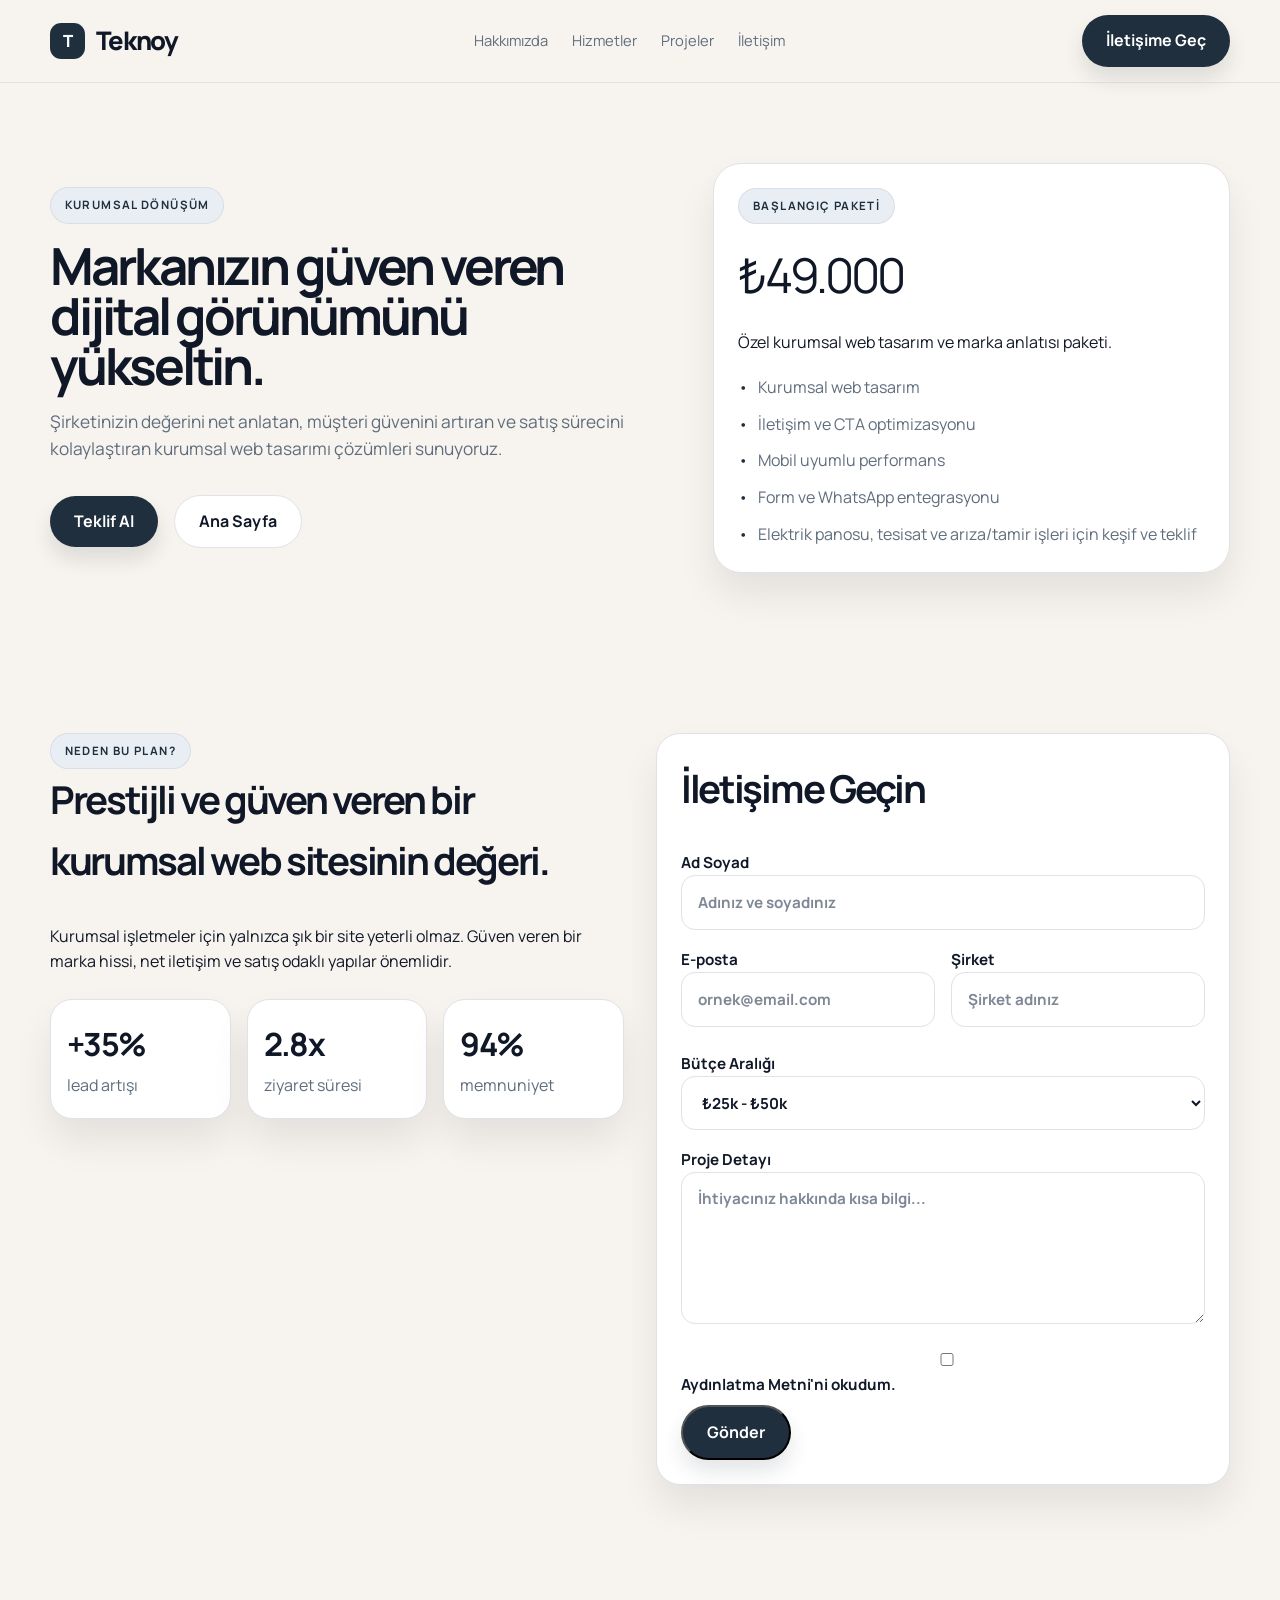
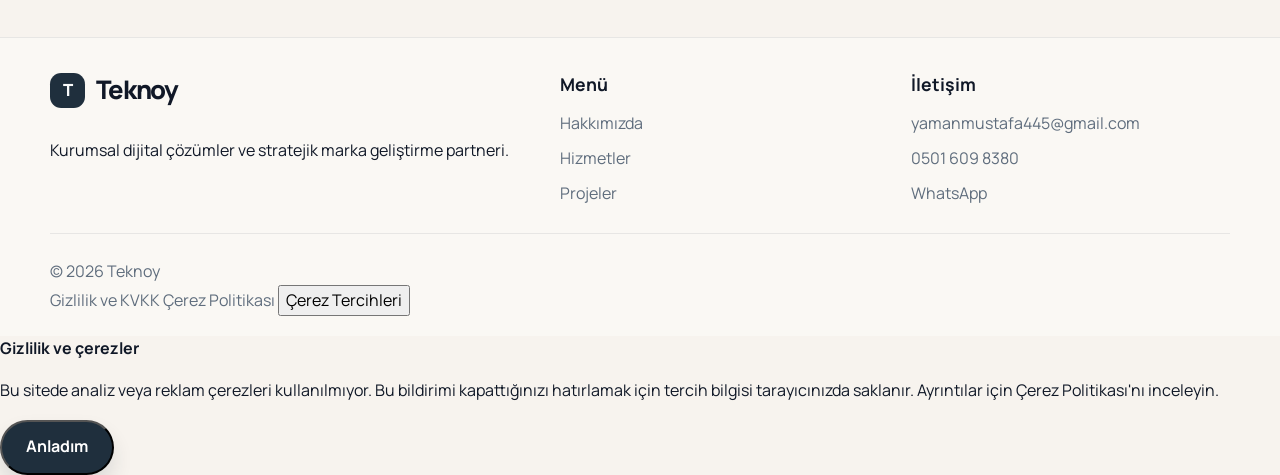
<file: sales.html>
<!DOCTYPE html>
<html lang="tr">
  <head>
    <meta charset="UTF-8" />
    <meta name="viewport" content="width=device-width, initial-scale=1.0" />
    <meta
      name="description"
      content="Teknoy satış sayfası - kurumsal yazılım, web ve IT çözümleri."
    />
    <title>Teknoy | Satış & Kurumsal Dönüşüm</title>
    <link rel="preconnect" href="https://fonts.googleapis.com" />
    <link rel="preconnect" href="https://fonts.gstatic.com" crossorigin />
    <link href="https://fonts.googleapis.com/css2?family=Manrope:wght@400;500;600;700;800&display=swap" rel="stylesheet" />
    <link rel="stylesheet" href="styles.css" />
    <style>
      body {
        background: #f7f3ee;
      }

      .sales-page .site-header {
        background: rgba(247, 243, 238, 0.84);
      }

      .sales-hero {
        padding: 5rem 0 2.5rem;
      }

      .sales-hero-grid {
        display: grid;
        grid-template-columns: 1.1fr 0.9fr;
        gap: 2rem;
        align-items: center;
      }

      .sales-copy h1 {
        font-size: clamp(2.5rem, 4vw, 4.5rem);
        line-height: 0.98;
        letter-spacing: -0.06em;
        margin: 1rem 0 1rem;
      }

      .sales-copy p {
        color: var(--muted);
        font-size: 1.08rem;
        max-width: 620px;
      }

      .sales-panel {
        background: var(--panel);
        border: 1px solid var(--line);
        border-radius: 28px;
        padding: 1.5rem;
        box-shadow: var(--shadow);
      }

      .sales-price {
        font-size: 3rem;
        letter-spacing: -0.06em;
        margin: 0.8rem 0;
      }

      .sales-feature-list {
        list-style: none;
        padding: 0;
        margin: 1.2rem 0 0;
        display: grid;
        gap: 0.7rem;
        color: var(--muted);
      }

      .sales-feature-list li::before {
        content: "•";
        color: var(--primary);
        margin-right: 0.6rem;
      }

      .sales-contact-wrap {
        display: grid;
        grid-template-columns: 1fr 1fr;
        gap: 2rem;
        align-items: start;
        padding: 2rem 0 4rem;
      }

      .sales-contact-copy h2,
      .sales-form-wrap h2 {
        margin-top: 0;
        font-size: clamp(2rem, 3vw, 2.8rem);
        letter-spacing: -0.06em;
      }

      .sales-metrics {
        display: grid;
        grid-template-columns: repeat(3, minmax(0, 1fr));
        gap: 1rem;
        margin-top: 1.5rem;
      }

      .sales-metrics .stat-box {
        padding: 1.2rem 1rem;
      }

      .sales-form-wrap {
        background: var(--panel);
        border: 1px solid var(--line);
        border-radius: 24px;
        padding: 1.5rem;
        box-shadow: var(--shadow);
      }

      @media (max-width: 760px) {
        .sales-hero-grid,
        .sales-contact-wrap,
        .sales-metrics {
          grid-template-columns: 1fr;
        }
      }
    </style>
  </head>
  <body class="sales-page">
    <header class="site-header">
      <div class="container nav-wrap">
        <div class="brand" aria-label="Teknoy">
          <span class="brand-mark">T</span>
          <span>Teknoy</span>
        </div>

        <nav class="main-nav" aria-label="Ana menü">
          <a href="index.html#hakkimizda">Hakkımızda</a>
          <a href="index.html#hizmetler">Hizmetler</a>
          <a href="index.html#projeler">Projeler</a>
          <a href="index.html#iletisim">İletişim</a>
        </nav>

        <a href="#contact" class="button button-primary nav-cta">İletişime Geç</a>

        <button class="nav-toggle" aria-label="Menüyü aç/kapat" aria-expanded="false">
          <span></span>
          <span></span>
          <span></span>
        </button>
      </div>
    </header>

    <main>
      <section class="sales-hero">
        <div class="container sales-hero-grid">
          <div class="sales-copy reveal">
            <span class="eyebrow">Kurumsal dönüşüm</span>
            <h1>Markanızın güven veren dijital görünümünü yükseltin.</h1>
            <p>
              Şirketinizin değerini net anlatan, müşteri güvenini artıran ve satış sürecini
              kolaylaştıran kurumsal web tasarımı çözümleri sunuyoruz.
            </p>
            <div class="hero-actions">
              <a href="#contact" class="button button-primary">Teklif Al</a>
              <a href="index.html" class="button button-secondary">Ana Sayfa</a>
            </div>
          </div>

          <div class="sales-panel reveal">
            <span class="eyebrow">Başlangıç paketi</span>
            <div class="sales-price">₺49.000</div>
            <p>Özel kurumsal web tasarım ve marka anlatısı paketi.</p>
            <ul class="sales-feature-list">
              <li>Kurumsal web tasarım</li>
              <li>İletişim ve CTA optimizasyonu</li>
              <li>Mobil uyumlu performans</li>
              <li>Form ve WhatsApp entegrasyonu</li>
              <li>Elektrik panosu, tesisat ve arıza/tamir işleri için keşif ve teklif</li>
            </ul>
          </div>
        </div>
      </section>

      <section class="section">
        <div class="container sales-contact-wrap">
          <div class="sales-contact-copy reveal">
            <span class="eyebrow">Neden bu plan?</span>
            <h2>Prestijli ve güven veren bir kurumsal web sitesinin değeri.</h2>
            <p>
              Kurumsal işletmeler için yalnızca şık bir site yeterli olmaz. Güven veren bir marka
              hissi, net iletişim ve satış odaklı yapılar önemlidir.
            </p>

            <div class="sales-metrics">
              <div class="stat-box">
                <strong>+35%</strong>
                <span>lead artışı</span>
              </div>
              <div class="stat-box">
                <strong>2.8x</strong>
                <span>ziyaret süresi</span>
              </div>
              <div class="stat-box">
                <strong>94%</strong>
                <span>memnuniyet</span>
              </div>
            </div>
          </div>

          <div id="contact" class="sales-form-wrap reveal">
            <h2>İletişime Geçin</h2>
            <form id="salesForm">
              <div class="field-row">
                <label>
                  Ad Soyad
                  <input type="text" name="name" placeholder="Adınız ve soyadınız" required />
                </label>
              </div>

              <div class="field-row two-up">
                <label>
                  E-posta
                  <input type="email" name="email" placeholder="ornek@email.com" required />
                </label>

                <label>
                  Şirket
                  <input type="text" name="company" placeholder="Şirket adınız" />
                </label>
              </div>

              <div class="field-row">
                <label>
                  Bütçe Aralığı
                  <select name="budget">
                    <option value="₺25k - ₺50k">₺25k - ₺50k</option>
                    <option value="₺50k - ₺100k">₺50k - ₺100k</option>
                    <option value="₺100k - ₺250k">₺100k - ₺250k</option>
                    <option value="₺250k+">₺250k+</option>
                  </select>
                </label>
              </div>

              <div class="field-row">
                <label>
                  Proje Detayı
                  <textarea name="message" rows="5" placeholder="İhtiyacınız hakkında kısa bilgi..." required></textarea>
                </label>
              </div>

              <label class="privacy-acknowledgement">
                <input type="checkbox" name="privacy_notice_ack" value="okudum" required />
                <span><a href="privacy-policy.html" target="_blank" rel="noopener noreferrer">Aydınlatma Metni</a>'ni okudum.</span>
              </label>
              <input type="hidden" name="_subject" value="Yeni satış formu" />
              <input type="hidden" name="_captcha" value="false" />
              <button type="submit" class="button button-primary">Gönder</button>
            </form>
          </div>
        </div>
      </section>
    </main>

    <footer class="site-footer">
      <div class="container footer-grid">
        <div>
          <div class="brand footer-brand" aria-label="Teknoy">
            <span class="brand-mark">T</span>
            <span>Teknoy</span>
          </div>
          <p>Kurumsal dijital çözümler ve stratejik marka geliştirme partneri.</p>
        </div>

        <div>
          <h3>Menü</h3>
          <ul>
            <li><a href="index.html#hakkimizda">Hakkımızda</a></li>
            <li><a href="index.html#hizmetler">Hizmetler</a></li>
            <li><a href="index.html#projeler">Projeler</a></li>
          </ul>
        </div>

        <div>
          <h3>İletişim</h3>
          <ul>
            <li><a href="mailto:yamanmustafa445@gmail.com">yamanmustafa445@gmail.com</a></li>
            <li><a href="tel:+905016098380">0501 609 8380</a></li>
            <li><a href="https://wa.me/905016098380?text=Merhaba%2C%20teklif%20almak%20istiyorum." target="_blank" rel="noopener noreferrer">WhatsApp</a></li>
          </ul>
        </div>
      </div>

      <div class="container footer-bottom">
        <span>© <span id="year"></span> Teknoy</span>
        <nav class="legal-links" aria-label="Yasal bilgilendirme">
          <a href="privacy-policy.html">Gizlilik ve KVKK</a>
          <a href="cookie-policy.html">Çerez Politikası</a>
          <button type="button" class="cookie-settings-button">Çerez Tercihleri</button>
        </nav>
      </div>
    </footer>

    <script src="script.js"></script>
  </body>
</html>
</file>
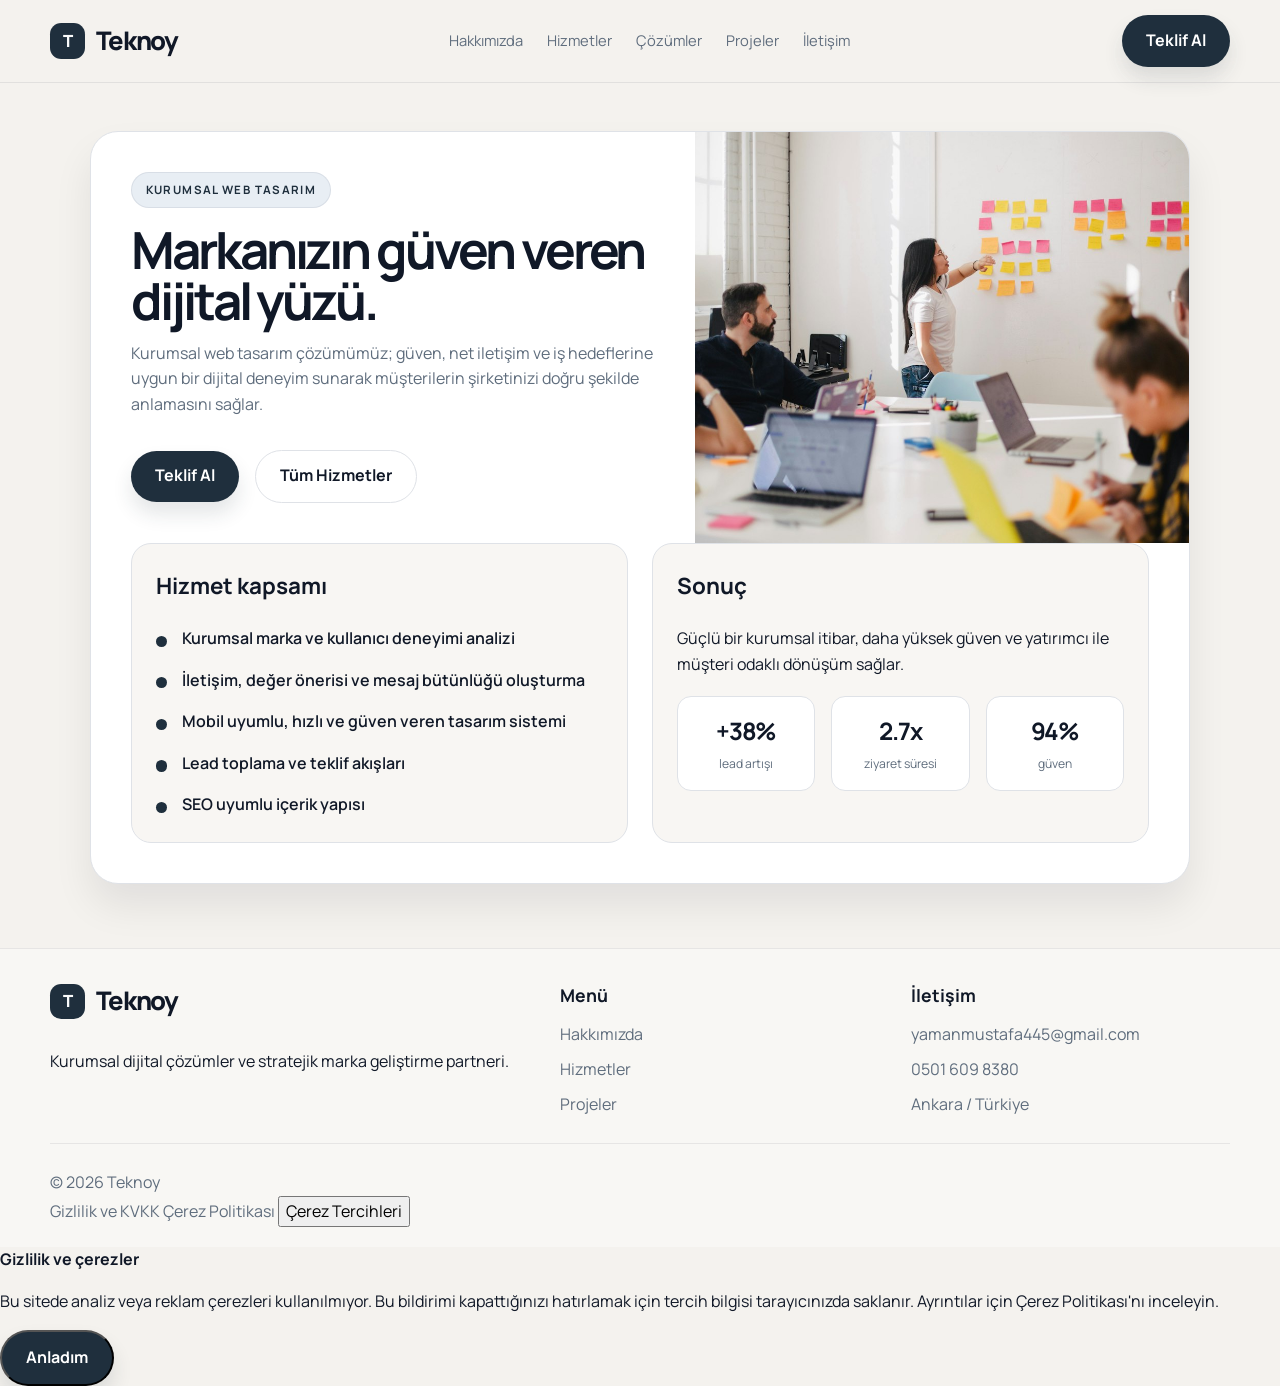
<file: service-detail.html>
<!DOCTYPE html>
<html lang="tr">
  <head>
    <meta charset="UTF-8" />
    <meta name="viewport" content="width=device-width, initial-scale=1.0" />
    <meta
      name="description"
      content="Teknoy hizmet detay sayfası."
    />
    <title>Teknoy | Hizmet Detayı</title>
    <link rel="preconnect" href="https://fonts.googleapis.com" />
    <link rel="preconnect" href="https://fonts.gstatic.com" crossorigin />
    <link href="https://fonts.googleapis.com/css2?family=Manrope:wght@400;500;600;700;800&display=swap" rel="stylesheet" />
    <link rel="stylesheet" href="styles.css" />
    <style>
      body { background: #f4f2ee; }
      .detail-shell { padding: 3rem 0 4rem; }
      .detail-card {
        max-width: 1100px;
        margin: 0 auto;
        background: var(--panel);
        border-radius: 28px;
        border: 1px solid var(--line);
        box-shadow: var(--shadow);
        overflow: hidden;
      }
      .detail-hero-layout {
        display: grid;
        grid-template-columns: 1.1fr 0.9fr;
        gap: 0;
      }
      .detail-content {
        padding: 2.5rem;
      }
      .detail-content h1 {
        margin: 1rem 0 0.8rem;
        font-size: clamp(2.8rem, 4vw, 4.5rem);
        line-height: 0.98;
        letter-spacing: -0.06em;
      }
      .detail-content p, .detail-content li {
        color: var(--muted);
      }
      .detail-image img {
        width: 100%;
        height: 100%;
        min-height: 100%;
        object-fit: cover;
      }
      .detail-grid {
        display: grid;
        grid-template-columns: 1fr 1fr;
        gap: 1.5rem;
        padding: 0 2.5rem 2.5rem;
      }
      .detail-panel {
        background: var(--panel-soft);
        border: 1px solid var(--line);
        border-radius: 20px;
        padding: 1.5rem;
      }
      .detail-panel h3 {
        margin-top: 0;
        font-size: 1.4rem;
      }
      .check-list {
        margin-top: 1rem;
      }
      @media (max-width: 760px) {
        .detail-hero-layout,
        .detail-grid {
          grid-template-columns: 1fr;
        }
      }
    </style>
  </head>
  <body>
    <header class="site-header">
      <div class="container nav-wrap">
        <div class="brand" aria-label="Teknoy">
          <span class="brand-mark">T</span>
          <span>Teknoy</span>
        </div>

        <nav class="main-nav" aria-label="Ana menü">
          <a href="index.html#hakkimizda">Hakkımızda</a>
          <a href="index.html#hizmetler">Hizmetler</a>
          <a href="index.html#cozumler">Çözümler</a>
          <a href="index.html#projeler">Projeler</a>
          <a href="index.html#iletisim">İletişim</a>
        </nav>

        <a href="index.html#iletisim" class="button button-primary nav-cta">Teklif Al</a>
        <button class="nav-toggle" aria-label="Menüyü aç/kapat" aria-expanded="false">
          <span></span>
          <span></span>
          <span></span>
        </button>
      </div>
    </header>

    <main class="detail-shell">
      <div class="container">
        <article class="detail-card reveal">
          <div class="detail-hero-layout">
            <div class="detail-content">
              <span class="eyebrow">Kurumsal Web Tasarım</span>
              <h1>Markanızın güven veren dijital yüzü.</h1>
              <p>
                Kurumsal web tasarım çözümümüz; güven, net iletişim ve iş hedeflerine uygun bir dijital
                deneyim sunarak müşterilerin şirketinizi doğru şekilde anlamasını sağlar.
              </p>
              <div class="hero-actions">
                <a href="index.html#iletisim" class="button button-primary">Teklif Al</a>
                <a href="index.html#hizmetler" class="button button-secondary">Tüm Hizmetler</a>
              </div>
            </div>
            <div class="detail-image">
              <img src="assets/images/hero-corporate.jpg" alt="Kurumsal web tasarım" />
            </div>
          </div>

          <div class="detail-grid">
            <div class="detail-panel">
              <h3>Hizmet kapsamı</h3>
              <ul class="check-list">
                <li>Kurumsal marka ve kullanıcı deneyimi analizi</li>
                <li>İletişim, değer önerisi ve mesaj bütünlüğü oluşturma</li>
                <li>Mobil uyumlu, hızlı ve güven veren tasarım sistemi</li>
                <li>Lead toplama ve teklif akışları</li>
                <li>SEO uyumlu içerik yapısı</li>
              </ul>
            </div>

            <div class="detail-panel">
              <h3>Sonuç</h3>
              <p>Güçlü bir kurumsal itibar, daha yüksek güven ve yatırımcı ile müşteri odaklı dönüşüm sağlar.</p>
              <div class="mini-metrics" style="display:grid; grid-template-columns: repeat(3,minmax(0,1fr)); gap:1rem; margin-top: 1.2rem;">
                <div style="background:#fff;border:1px solid var(--line);border-radius:14px;padding:0.9rem 0.6rem;text-align:center;">
                  <strong style="display:block;font-size:1.5rem;letter-spacing:-0.05em;">+38%</strong>
                  <span style="color: var(--muted); font-size:0.76rem;">lead artışı</span>
                </div>
                <div style="background:#fff;border:1px solid var(--line);border-radius:14px;padding:0.9rem 0.6rem;text-align:center;">
                  <strong style="display:block;font-size:1.5rem;letter-spacing:-0.05em;">2.7x</strong>
                  <span style="color: var(--muted); font-size:0.76rem;">ziyaret süresi</span>
                </div>
                <div style="background:#fff;border:1px solid var(--line);border-radius:14px;padding:0.9rem 0.6rem;text-align:center;">
                  <strong style="display:block;font-size:1.5rem;letter-spacing:-0.05em;">94%</strong>
                  <span style="color: var(--muted); font-size:0.76rem;">güven</span>
                </div>
              </div>
            </div>
          </div>
        </article>
      </div>
    </main>

    <footer class="site-footer">
      <div class="container footer-grid">
        <div>
          <div class="brand footer-brand" aria-label="Teknoy">
            <span class="brand-mark">T</span>
            <span>Teknoy</span>
          </div>
          <p>Kurumsal dijital çözümler ve stratejik marka geliştirme partneri.</p>
        </div>
        <div>
          <h3>Menü</h3>
          <ul>
            <li><a href="index.html#hakkimizda">Hakkımızda</a></li>
            <li><a href="index.html#hizmetler">Hizmetler</a></li>
            <li><a href="index.html#projeler">Projeler</a></li>
          </ul>
        </div>
        <div>
          <h3>İletişim</h3>
          <ul>
              <li><a href="mailto:yamanmustafa445@gmail.com">yamanmustafa445@gmail.com</a></li>
            <li><a href="tel:+905016098380">0501 609 8380</a></li>
            <li>Ankara / Türkiye</li>
          </ul>
        </div>
      </div>
      <div class="container footer-bottom">
        <span>© <span id="year"></span> Teknoy</span>
        <nav class="legal-links" aria-label="Yasal bilgilendirme">
          <a href="privacy-policy.html">Gizlilik ve KVKK</a>
          <a href="cookie-policy.html">Çerez Politikası</a>
          <button type="button" class="cookie-settings-button">Çerez Tercihleri</button>
        </nav>
      </div>
    </footer>

    <script src="script.js"></script>
  </body>
</html>
</file>
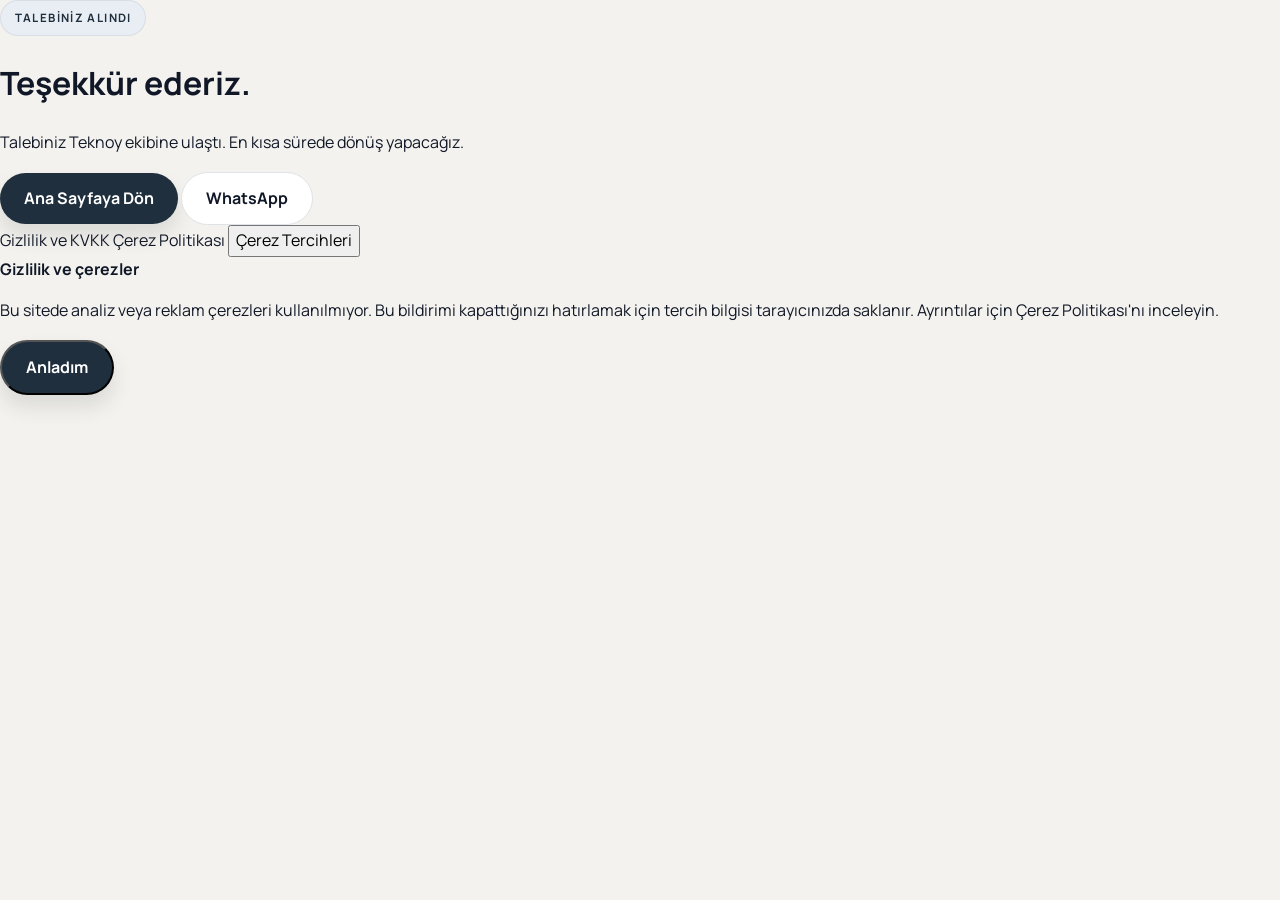
<file: thank-you.html>
<!DOCTYPE html>
<html lang="tr">
  <head>
    <meta charset="UTF-8" />
    <meta name="viewport" content="width=device-width, initial-scale=1.0" />
    <title>Talebiniz Alındı | Teknoy</title>
    <link rel="preconnect" href="https://fonts.googleapis.com" />
    <link rel="preconnect" href="https://fonts.gstatic.com" crossorigin />
    <link href="https://fonts.googleapis.com/css2?family=Manrope:wght@400;500;600;700;800&display=swap" rel="stylesheet" />
    <link rel="stylesheet" href="styles.css" />
  </head>
  <body class="success-page">
    <main class="success-wrap">
      <div class="success-card reveal">
        <span class="eyebrow">Talebiniz alındı</span>
        <h1>Teşekkür ederiz.</h1>
        <p>
          Talebiniz Teknoy ekibine ulaştı. En kısa sürede dönüş yapacağız.
        </p>
        <div class="success-actions">
          <a href="index.html" class="button button-primary">Ana Sayfaya Dön</a>
          <a href="https://wa.me/905016098380?text=Merhaba%2C%20tekrar%20ula%C5%9Fmak%20istiyorum." target="_blank" rel="noreferrer" class="button button-secondary">WhatsApp</a>
        </div>
        <nav class="legal-links success-legal-links" aria-label="Yasal bilgilendirme">
          <a href="privacy-policy.html">Gizlilik ve KVKK</a>
          <a href="cookie-policy.html">Çerez Politikası</a>
          <button type="button" class="cookie-settings-button">Çerez Tercihleri</button>
        </nav>
      </div>
    </main>
    <script src="script.js"></script>
  </body>
</html>
</file>
<file: styles.css>
:root {
  --bg: #f4f2ee;
  --bg-soft: #efeeea;
  --panel: #ffffff;
  --panel-soft: #f8f6f3;
  --text: #101827;
  --muted: #5f6d7d;
  --line: #dfe2e7;
  --primary: #1f2f3d;
  --primary-soft: #e8eef4;
  --accent: #b7a38a;
  --success: #2e5a4c;
  --shadow: 0 22px 38px rgba(10, 18, 28, 0.08);
}

* {
  box-sizing: border-box;
}

html {
  scroll-behavior: smooth;
}

body {
  margin: 0;
  font-family: 'Manrope', sans-serif;
  background: var(--bg);
  color: var(--text);
  line-height: 1.6;
}

img {
  display: block;
  max-width: 100%;
}

button,
input,
textarea,
select {
  font: inherit;
}

button {
  cursor: pointer;
}

input,
textarea,
select {
  width: 100%;
  border: 1px solid var(--line);
  background: #fff;
  border-radius: 14px;
  padding: 0.9rem 1rem;
  color: var(--text);
}

input::placeholder,
textarea::placeholder {
  color: #7d8795;
}

a {
  color: inherit;
  text-decoration: none;
}

.container {
  width: min(1180px, calc(100% - 2rem));
  margin: 0 auto;
}

.section {
  padding: 5.5rem 0;
}

.section-alt {
  background: rgba(255, 255, 255, 0.3);
  border-top: 1px solid rgba(16, 24, 39, 0.08);
  border-bottom: 1px solid rgba(16, 24, 39, 0.08);
}

.site-header {
  position: sticky;
  top: 0;
  z-index: 50;
  backdrop-filter: blur(14px);
  background: rgba(244, 242, 238, 0.82);
  border-bottom: 1px solid rgba(16, 24, 39, 0.08);
}

.nav-wrap {
  min-height: 82px;
  display: flex;
  align-items: center;
  justify-content: space-between;
  gap: 1rem;
}

.brand {
  display: inline-flex;
  align-items: center;
  gap: 0.65rem;
  font-size: 1.6rem;
  font-weight: 800;
  letter-spacing: -0.05em;
}

.brand-mark {
  width: 2.2rem;
  height: 2.2rem;
  display: inline-flex;
  align-items: center;
  justify-content: center;
  background: var(--primary);
  color: #f9fafb;
  border-radius: 0.7rem;
  font-size: 1.05rem;
}

.main-nav {
  display: flex;
  align-items: center;
  justify-content: center;
  gap: 1.5rem;
  color: var(--muted);
  font-size: 0.92rem;
}

.main-nav a {
  transition: color 0.2s ease;
}

.main-nav a:hover,
.main-nav a:focus-visible {
  color: var(--text);
}

.button {
  display: inline-flex;
  align-items: center;
  justify-content: center;
  min-height: 48px;
  border-radius: 999px;
  padding: 0.8rem 1.5rem;
  font-weight: 700;
  transition: transform 0.2s ease, box-shadow 0.2s ease;
}

.button:hover,
.button:focus-visible {
  transform: translateY(-1px);
}

.button-primary {
  background: var(--primary);
  color: #fff;
  box-shadow: 0 12px 20px rgba(31, 47, 61, 0.12);
}

.button-secondary {
  background: #fff;
  color: var(--text);
  border: 1px solid var(--line);
}

.nav-toggle {
  display: none;
  width: 46px;
  height: 46px;
  padding: 0.7rem 0.8rem;
  border: 1px solid var(--line);
  border-radius: 12px;
  background: transparent;
}

.nav-toggle span {
  display: block;
  width: 100%;
  height: 2px;
  background: var(--text);
  border-radius: 999px;
  margin: 0.25rem 0;
}

.eyebrow {
  display: inline-block;
  font-size: 0.72rem;
  letter-spacing: 0.12em;
  text-transform: uppercase;
  color: var(--primary);
  background: var(--primary-soft);
  border: 1px solid rgba(31, 47, 61, 0.08);
  border-radius: 999px;
  padding: 0.5rem 0.85rem;
  font-weight: 700;
}

.hero {
  padding: 5rem 0 3rem;
}

.hero-grid {
  display: grid;
  grid-template-columns: 1.1fr 0.9fr;
  align-items: center;
  gap: 2.5rem;
}

.hero-copy h1 {
  margin: 1rem 0 1rem;
  font-size: clamp(2.8rem, 4vw, 5rem);
  line-height: 0.98;
  letter-spacing: -0.06em;
  max-width: 620px;
}

.hero-copy p {
  max-width: 580px;
  color: var(--muted);
  font-size: 1.1rem;
}

.hero-actions {
  display: flex;
  align-items: center;
  gap: 1rem;
  flex-wrap: wrap;
  margin-top: 2rem;
}

.hero-media {
  position: relative;
  display: flex;
  justify-content: center;
}

.hero-photo-wrap {
  width: min(100%, 580px);
  border-radius: 28px;
  overflow: hidden;
  box-shadow: var(--shadow);
  border: 1px solid rgba(16, 24, 39, 0.07);
}

.hero-photo-wrap img {
  width: 100%;
  height: 620px;
  object-fit: cover;
}

.floating-card {
  position: absolute;
  left: 1rem;
  bottom: 1rem;
  background: rgba(255, 255, 255, 0.92);
  border: 1px solid var(--line);
  border-radius: 18px;
  padding: 1rem 1.1rem;
  box-shadow: var(--shadow);
}

.mini-label {
  display: block;
  color: var(--muted);
  font-size: 0.72rem;
  text-transform: uppercase;
  letter-spacing: 0.08em;
}

.floating-card strong {
  display: block;
  font-size: 2rem;
  letter-spacing: -0.06em;
  margin: 0.25rem 0;
}

.floating-card small {
  color: var(--muted);
}

.logo-strip {
  border-top: 1px solid var(--line);
  border-bottom: 1px solid var(--line);
  background: rgba(255, 255, 255, 0.2);
}

.logo-row {
  display: grid;
  grid-template-columns: repeat(5, minmax(0, 1fr));
  align-items: center;
  gap: 1rem;
  padding: 1.1rem 0;
  color: #778196;
  font-weight: 700;
  letter-spacing: -0.04em;
  text-align: center;
}

.about-grid {
  display: grid;
  grid-template-columns: 1.2fr 0.8fr;
  gap: 2rem;
  align-items: center;
}

.about-copy h2,
.section-header h2,
.solution-copy h2,
.stats-copy h2 {
  margin: 1rem 0 1rem;
  font-size: clamp(2.2rem, 3vw, 3.2rem);
  line-height: 1.07;
  letter-spacing: -0.06em;
}

.about-copy p,
.stats-copy p,
.solution-copy p,
.contact-copy p,
.service-item p,
.news-item p,
.differentiator-item p,
.testimonial p {
  color: var(--muted);
}

.about-stats {
  display: grid;
  gap: 1rem;
}

.stat-box {
  display: grid;
  gap: 0.2rem;
  background: var(--panel);
  border: 1px solid var(--line);
  border-radius: 22px;
  padding: 1.5rem 1.3rem;
  box-shadow: var(--shadow);
}

.stat-box strong {
  font-size: clamp(2rem, 2vw, 2.6rem);
  letter-spacing: -0.05em;
}

.stat-box span {
  color: var(--muted);
}

.section-header {
  margin-bottom: 2.6rem;
}

.section-header.narrow {
  max-width: 700px;
}

.services-grid {
  display: grid;
  grid-template-columns: repeat(5, minmax(0, 1fr));
  gap: 1.5rem;
}

.service-item {
  display: block;
  background: var(--panel);
  border: 1px solid var(--line);
  border-radius: 26px;
  padding: 1.7rem 1.5rem;
  box-shadow: 0 18px 30px rgba(10, 18, 28, 0.03);
  transition: transform 0.2s ease, box-shadow 0.2s ease, border-color 0.2s ease;
}

.service-item:hover,
.service-item:focus-visible {
  transform: translateY(-4px);
  border-color: rgba(31, 47, 61, 0.18);
  box-shadow: 0 18px 32px rgba(10, 18, 28, 0.08);
}

.service-index {
  display: inline-flex;
  min-width: 52px;
  height: 52px;
  border-radius: 12px;
  background: var(--primary-soft);
  color: var(--primary);
  align-items: center;
  justify-content: center;
  font-weight: 800;
  margin-bottom: 1rem;
}

.service-item h3 {
  margin: 0 0 0.75rem;
  font-size: 1.5rem;
  letter-spacing: -0.05em;
}

.service-item p {
  margin: 0;
}

.service-link-text {
  display: inline-flex;
  margin-top: 1rem;
  color: var(--primary);
  font-weight: 700;
}

.solution-layout {
  display: grid;
  grid-template-columns: 1.05fr 0.95fr;
  gap: 2rem;
  align-items: center;
}

.check-list {
  list-style: none;
  display: grid;
  gap: 1rem;
  margin: 2rem 0 0;
  padding: 0;
}

.check-list li {
  position: relative;
  padding-left: 1.6rem;
  color: var(--text);
  font-weight: 600;
}

.check-list li::before {
  content: "";
  position: absolute;
  left: 0;
  top: 0.6rem;
  width: 0.7rem;
  height: 0.7rem;
  border-radius: 50%;
  background: var(--primary);
}

.solution-panel {
  background: var(--panel);
  border: 1px solid var(--line);
  border-radius: 28px;
  padding: 1.5rem;
  box-shadow: var(--shadow);
}

.panel-topline {
  display: flex;
  justify-content: space-between;
  align-items: center;
  color: var(--muted);
  font-size: 0.8rem;
  text-transform: uppercase;
  letter-spacing: 0.08em;
}

.status-pill {
  display: inline-flex;
  padding: 0.45rem 0.8rem;
  border-radius: 999px;
  background: rgba(46, 90, 76, 0.08);
  color: var(--success);
  font-weight: 700;
}

.kpi-row {
  display: grid;
  grid-template-columns: repeat(2, minmax(0, 1fr));
  gap: 1rem;
  margin: 1.4rem 0 1.2rem;
}

.kpi-row small {
  display: block;
  color: var(--muted);
  margin-bottom: 0.35rem;
}

.kpi-row strong {
  font-size: 2rem;
  letter-spacing: -0.05em;
}

.bars {
  display: flex;
  align-items: end;
  gap: 0.65rem;
  height: 180px;
  padding-top: 0.6rem;
}

.bars span {
  display: block;
  width: 100%;
  max-width: 34px;
  height: var(--h);
  border-radius: 12px 12px 0 0;
  background: linear-gradient(180deg, #202f45 0%, #4f6786 100%);
}

.projects-grid {
  display: grid;
  grid-template-columns: 1.4fr 1fr 1fr;
  gap: 1.5rem;
}

.project-item {
  position: relative;
  overflow: hidden;
  border-radius: 26px;
  border: 1px solid rgba(16, 24, 39, 0.08);
  min-height: 420px;
  box-shadow: var(--shadow);
}

.project-item img {
  width: 100%;
  height: 100%;
  object-fit: cover;
  filter: contrast(1.02) saturate(0.85);
}

.project-item::after {
  content: "";
  position: absolute;
  inset: 0;
  background: linear-gradient(180deg, rgba(15, 22, 30, 0.08), rgba(15, 22, 30, 0.76));
}

.project-info {
  position: absolute;
  left: 1.35rem;
  right: 1.35rem;
  bottom: 1.35rem;
  z-index: 1;
  color: #fff;
}

.project-info span {
  display: inline-block;
  margin-bottom: 0.6rem;
  font-size: 0.72rem;
  text-transform: uppercase;
  letter-spacing: 0.12em;
  opacity: 0.9;
}

.project-info h3 {
  margin: 0;
  font-size: clamp(1.7rem, 2vw, 2.4rem);
  letter-spacing: -0.05em;
}

.project-info p {
  margin: 0.5rem 0 0;
  color: rgba(255, 255, 255, 0.82);
}

.testimonials-grid {
  display: grid;
  grid-template-columns: repeat(3, minmax(0, 1fr));
  gap: 1.5rem;
}

.testimonial {
  margin: 0;
  padding: 1.7rem 1.5rem;
  background: var(--panel);
  border: 1px solid var(--line);
  border-radius: 24px;
  box-shadow: 0 18px 26px rgba(10, 18, 28, 0.03);
}

.testimonial p {
  margin: 0;
  font-size: 1.03rem;
}

.testimonial footer {
  display: grid;
  gap: 0.2rem;
  margin-top: 1.4rem;
}

.testimonial footer strong {
  font-size: 1.05rem;
}

.testimonial footer span {
  color: var(--muted);
  font-size: 0.83rem;
}

.differentiators-grid {
  display: grid;
  grid-template-columns: repeat(3, minmax(0, 1fr));
  gap: 1.5rem;
}

.differentiator-item {
  background: var(--panel);
  border: 1px solid var(--line);
  border-radius: 20px;
  padding: 1.5rem;
}

.differentiator-item h3 {
  margin: 0 0 0.7rem;
  font-size: 1.4rem;
  letter-spacing: -0.04em;
}

.differentiator-item p {
  margin: 0;
}

.stats-section {
  padding-top: 0;
}

.stats-wrap {
  display: grid;
  grid-template-columns: 0.7fr 1.3fr;
  gap: 2rem;
  align-items: center;
}

.stats-grid {
  display: grid;
  grid-template-columns: repeat(4, minmax(0, 1fr));
  gap: 1rem;
}

.stats-box {
  background: var(--panel);
  border: 1px solid var(--line);
  border-radius: 20px;
  padding: 1.5rem 1rem;
  text-align: center;
  box-shadow: var(--shadow);
}

.stats-box strong {
  display: block;
  font-size: clamp(2rem, 2vw, 2.8rem);
  letter-spacing: -0.05em;
}

.stats-box span {
  color: var(--muted);
}

.news-grid {
  display: grid;
  grid-template-columns: repeat(3, minmax(0, 1fr));
  gap: 1.5rem;
}

.news-item {
  background: var(--panel);
  border: 1px solid var(--line);
  border-radius: 22px;
  padding: 1.5rem;
  box-shadow: 0 16px 24px rgba(10, 18, 28, 0.03);
}

.news-topline {
  display: flex;
  justify-content: space-between;
  align-items: center;
  color: var(--muted);
  font-size: 0.78rem;
  text-transform: uppercase;
  letter-spacing: 0.08em;
}

.news-item h3 {
  margin: 1rem 0 0.8rem;
  font-size: 1.5rem;
  letter-spacing: -0.05em;
  line-height: 1.2;
}

.news-item a {
  color: var(--primary);
  font-weight: 700;
}

.contact-grid {
  display: grid;
  grid-template-columns: 0.9fr 1.1fr;
  gap: 2rem;
  align-items: center;
}

.contact-copy h2 {
  margin: 1rem 0 1rem;
  font-size: clamp(2.4rem, 3vw, 3.2rem);
  letter-spacing: -0.06em;
  line-height: 1.08;
}

.contact-list {
  list-style: none;
  padding: 0;
  margin: 1.6rem 0 2rem;
  display: grid;
  gap: 0.7rem;
  color: var(--muted);
}

.contact-form-card {
  background: var(--panel);
  border: 1px solid var(--line);
  border-radius: 24px;
  box-shadow: var(--shadow);
  padding: 1.5rem;
}

.field-row {
  margin-bottom: 1.1rem;
}

.field-row.two-up {
  display: grid;
  grid-template-columns: repeat(2, minmax(0, 1fr));
  gap: 1rem;
}

label {
  display: block;
  font-weight: 700;
  margin-bottom: 0.45rem;
  font-size: 0.95rem;
}

textarea {
  resize: vertical;
}

.submit-button {
  width: 100%;
  border: 0;
}

.site-footer {
  border-top: 1px solid rgba(16, 24, 39, 0.08);
  background: rgba(255, 255, 255, 0.35);
  padding: 2rem 0 1.25rem;
}

.footer-grid {
  display: grid;
  grid-template-columns: 1.2fr 0.8fr 0.8fr;
  gap: 2rem;
  align-items: start;
}

.footer-grid h3 {
  margin-top: 0;
  margin-bottom: 0.8rem;
  font-size: 1.1rem;
}

.footer-grid ul {
  list-style: none;
  margin: 0;
  padding: 0;
  display: grid;
  gap: 0.6rem;
  color: var(--muted);
}

.footer-brand {
  margin-bottom: 0.7rem;
}

.footer-bottom {
  padding-top: 1.6rem;
  margin-top: 1.6rem;
  border-top: 1px solid rgba(16, 24, 39, 0.08);
  color: var(--muted);
}

.reveal {
  opacity: 0;
  transform: translateY(18px);
  transition: opacity 0.6s ease, transform 0.6s ease;
}

.reveal.visible {
  opacity: 1;
  transform: translateY(0);
}

@media (max-width: 980px) {
  .services-grid,
  .stats-grid,
  .news-grid,
  .testimonials-grid,
  .differentiators-grid,
  .projects-grid,
  .contact-grid,
  .about-grid,
  .stats-wrap,
  .hero-grid,
  .solution-layout {
    grid-template-columns: 1fr 1fr;
  }

  .projects-grid {
    grid-template-columns: 1fr 1fr;
  }

  .project-item.project-large {
    grid-column: 1 / -1;
  }
}

@media (max-width: 760px) {
  .main-nav {
    position: absolute;
    top: 82px;
    left: 1rem;
    right: 1rem;
    display: none;
    flex-direction: column;
    align-items: flex-start;
    background: rgba(255, 255, 255, 0.96);
    border: 1px solid var(--line);
    border-radius: 20px;
    padding: 1rem;
    box-shadow: var(--shadow);
  }

  .main-nav.is-open {
    display: flex;
  }

  .nav-toggle {
    display: block;
  }

  .nav-cta {
    display: none;
  }

  .hero-grid,
  .about-grid,
  .solution-layout,
  .contact-grid,
  .stats-wrap,
  .services-grid,
  .projects-grid,
  .news-grid,
  .testimonials-grid,
  .differentiators-grid,
  .stats-grid,
  .field-row.two-up,
  .footer-grid {
    grid-template-columns: 1fr;
  }

  .hero {
    padding-top: 3.5rem;
  }

  .hero-copy h1 {
    font-size: clamp(2.4rem, 14vw, 4rem);
  }

  .hero-photo-wrap img {
    height: 460px;
  }

  .cookie-notice {
    align-items: stretch;
    flex-direction: column;
    gap: 0.85rem;
    right: 0.75rem;
    bottom: 0.75rem;
    width: calc(100% - 1.5rem);
  }

  .cookie-notice-dismiss {
    align-self: flex-start;
  }
}
</file>
